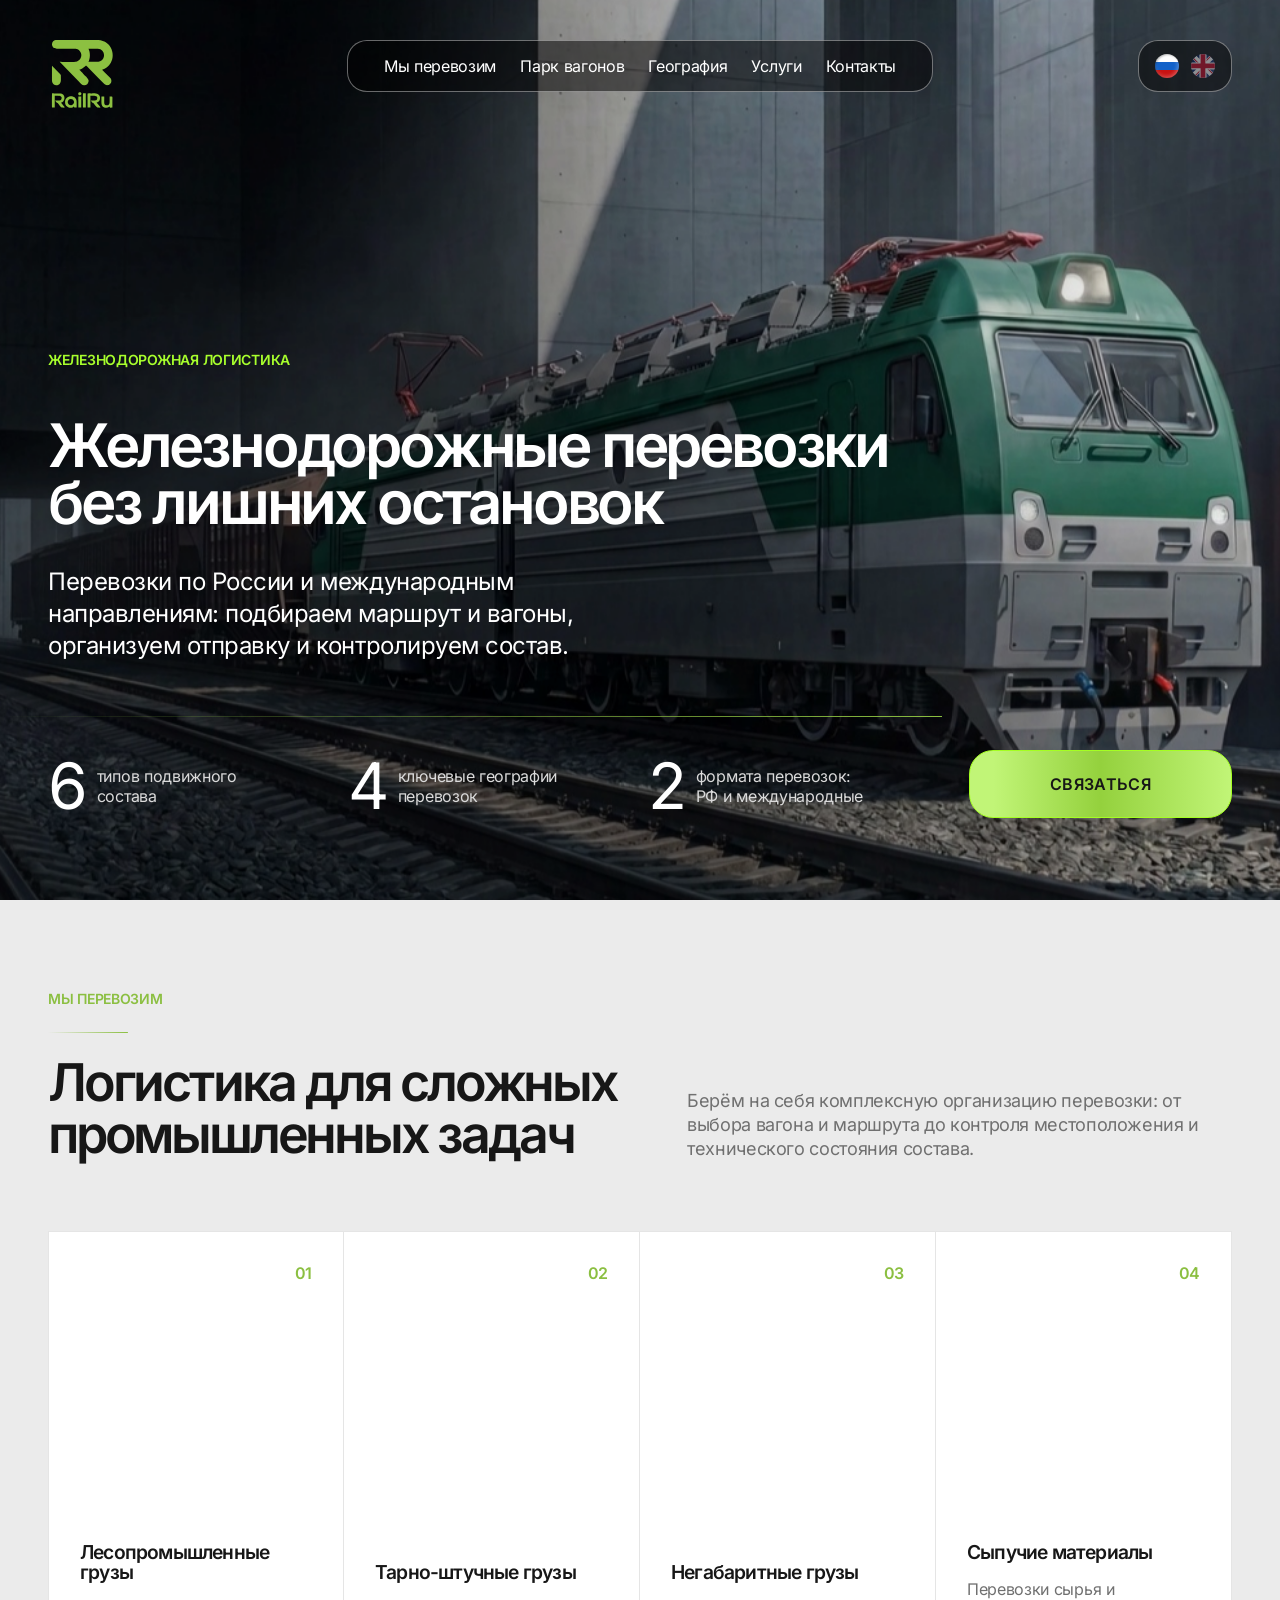
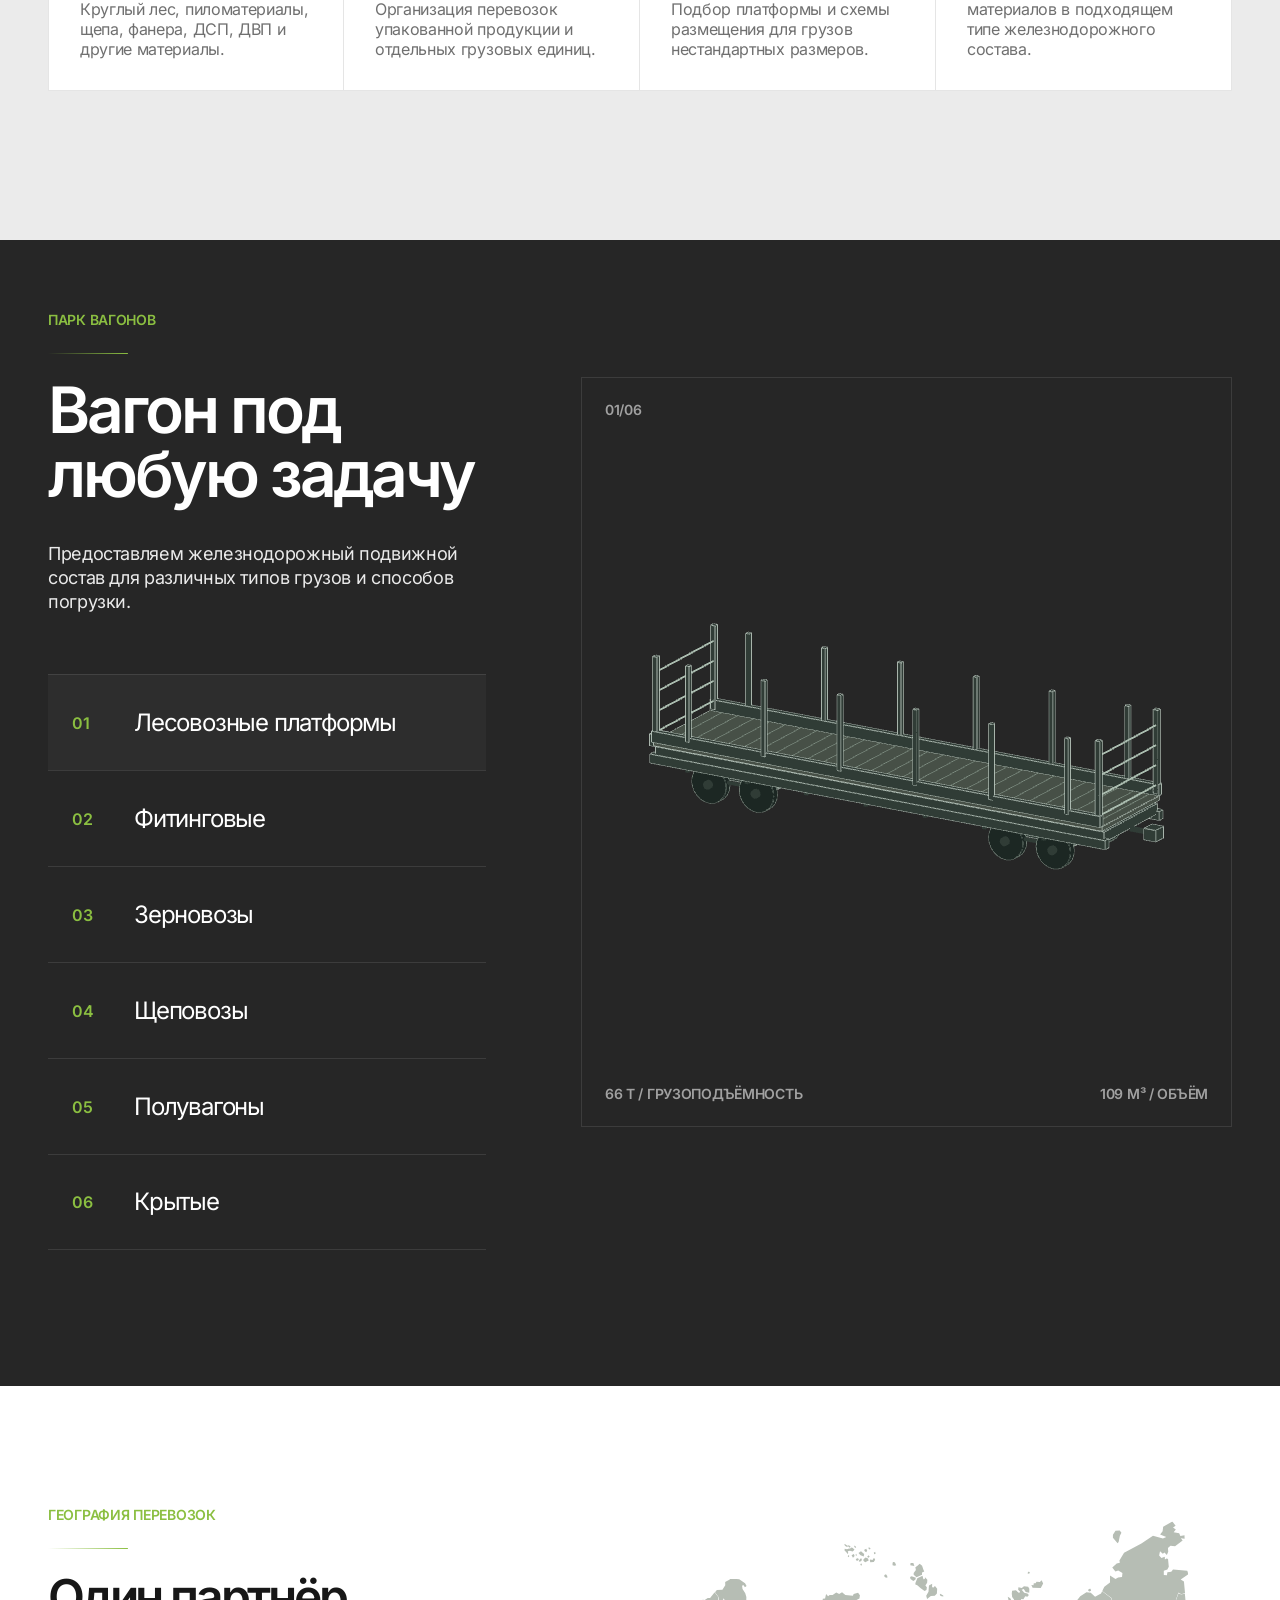
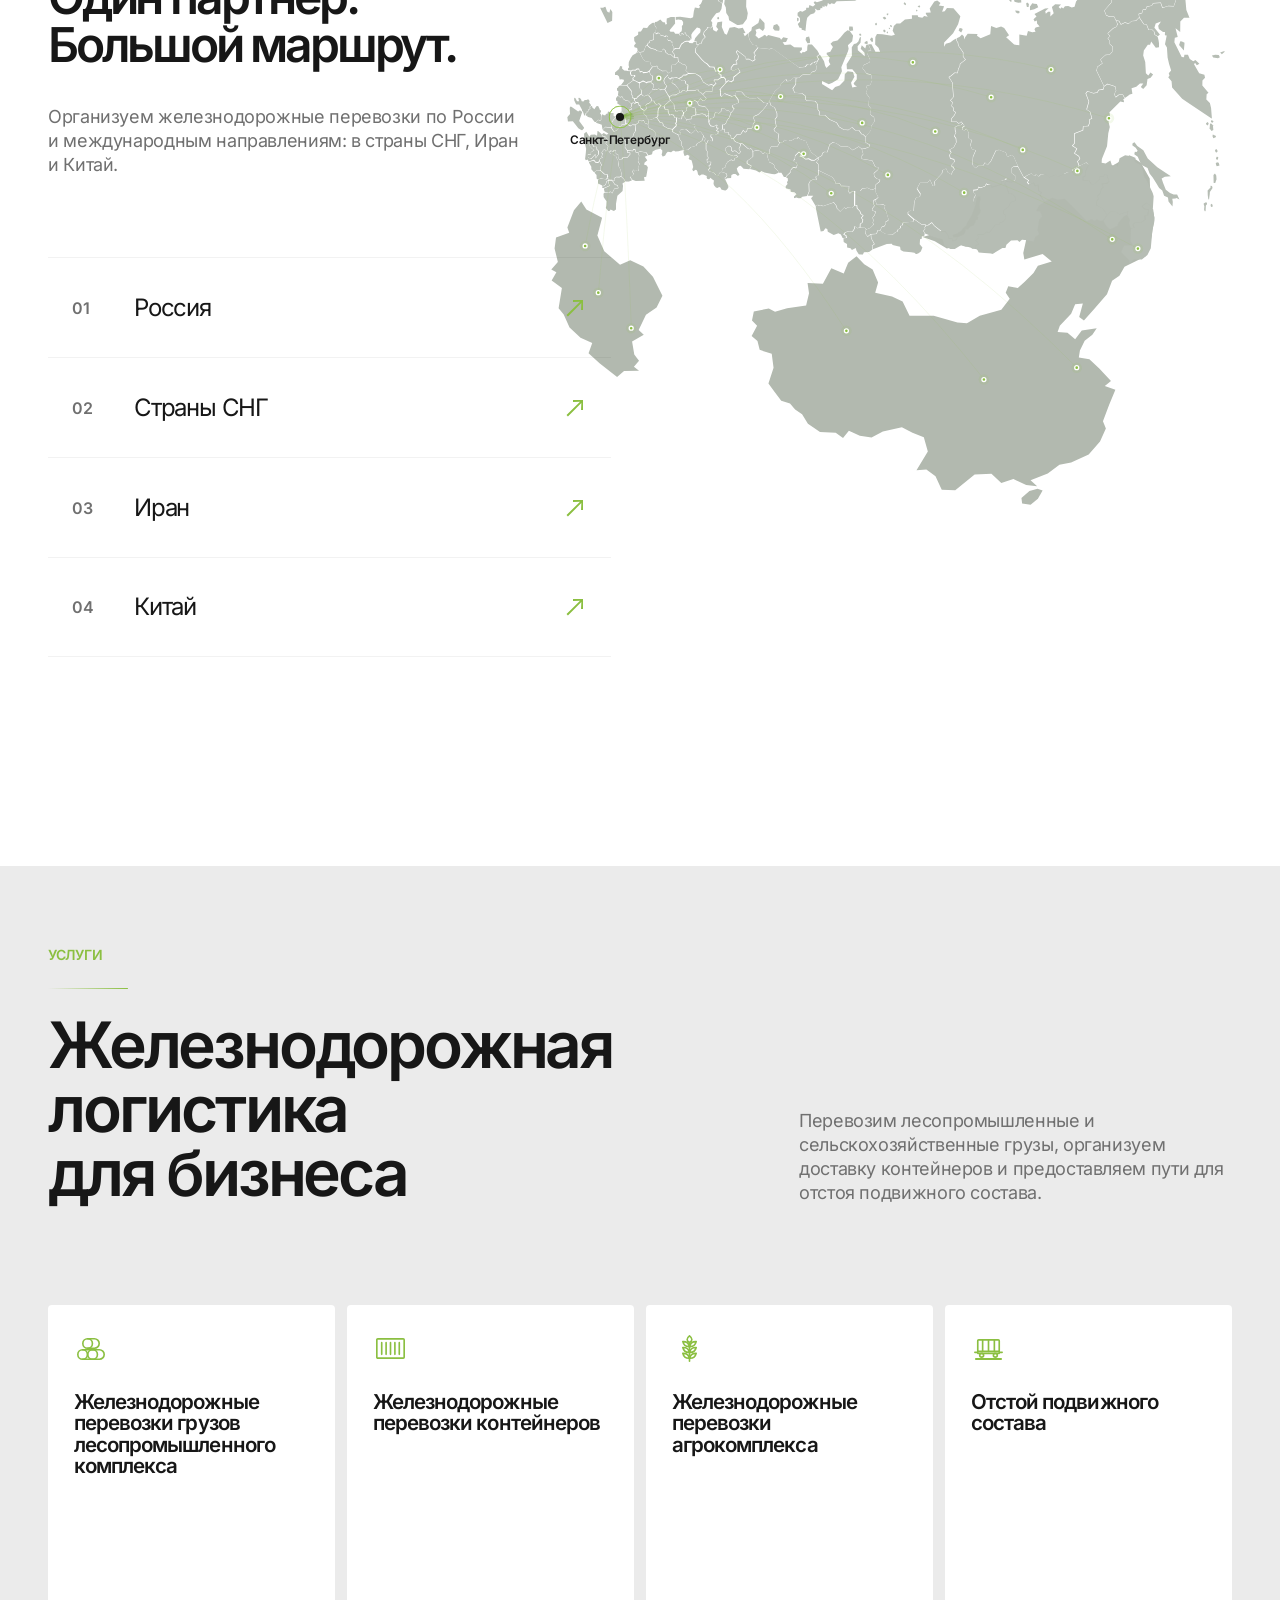
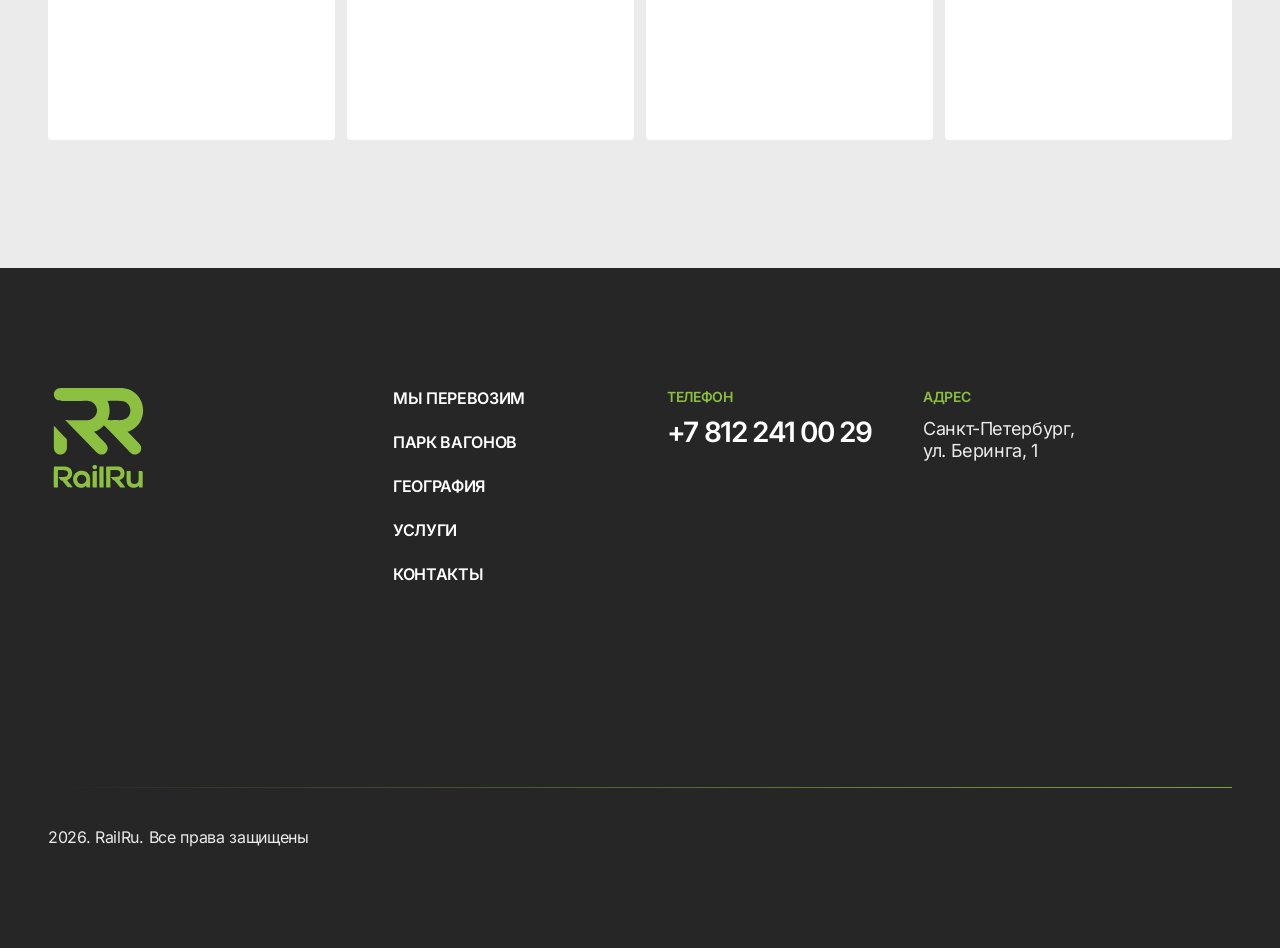
<file: index.html>
<!doctype html>
<html lang="ru">
  <head>
    <meta charset="utf-8">
    <meta name="viewport" content="width=device-width, initial-scale=1">
    <meta name="theme-color" content="#262626">
    <meta name="description" content="RailRu организует железнодорожные перевозки по России, в страны СНГ, Иран и Китай.">
    <title>RailRu — железнодорожная логистика</title>
    <link rel="preload" as="image" href="./assets/hero-train-v3.jpg">
    <link rel="stylesheet" href="./styles.css?v=nav-motion4">
    <link rel="stylesheet" href="./hero-motion.css">
    <link rel="stylesheet" href="./services.css?v=motion4">
    <script src="./language.js" defer></script>
    <script src="./app.js?v=tap4" defer></script>
    <script src="./hero-motion.js?v=hero3" defer></script>
    <script src="./fleet-3d.bundle.js" defer></script>
  <script src="./contact-content.js" defer></script><link rel="icon" type="image/png" sizes="512x512" href="./assets/favicon.png?v=1"><link rel="apple-touch-icon" href="./assets/favicon.png?v=1"></head>
  <body>
    <a class="skip-link" href="#main">Перейти к содержимому</a>
    <main id="main">
      <section class="hero" id="top" aria-labelledby="hero-title">
        <div class="hero__background" aria-hidden="true"></div>
        <div class="hero__shade" aria-hidden="true"></div>
        <header class="site-header container">
          <a class="site-header__logo" href="#top" aria-label="RailRu — наверх"><img src="./assets/ba783.svg" width="52" height="52" alt="RailRu"></a>
          <nav class="site-nav" aria-label="Основная навигация">
            <a href="#cargo">Мы перевозим</a>
            <a href="#fleet">Парк вагонов</a>
            <a href="#company">География</a>
            <a href="#services">Услуги</a>
            <a href="./contacts.html">Контакты</a>
          </nav>
          <div class="languages" aria-label="Язык сайта"><a class="flag flag--ru" href="?lang=ru" data-language="ru" aria-current="true" lang="ru" aria-label="Русский"></a><a class="flag flag--en" href="?lang=en" data-language="en" lang="en" aria-label="English"><span class="flag__diagonals" aria-hidden="true"><i></i><i></i><i></i><i></i></span><img src="./assets/flag-en-cross.svg" width="26.4" height="26.4" alt=""></a></div>
          <button class="menu-toggle" type="button" aria-label="Открыть меню" aria-expanded="false" aria-controls="mobile-nav"><span></span><span></span><span></span></button>
          <nav id="mobile-nav" class="mobile-nav" aria-label="Мобильная навигация" hidden>
            <a href="#cargo">Мы перевозим</a>
            <a href="#fleet">Парк вагонов</a>
            <a href="#company">География</a>
            <a href="#services">Услуги</a>
            <a href="./contacts.html">Контакты</a>
          </nav>
        </header>
        <div class="hero__content container">
          <p class="eyebrow hero__eyebrow">Железнодорожная логистика</p>
          <h1 id="hero-title">Железнодорожные перевозки<br class="desktop-break"> без лишних остановок</h1>
          <p class="hero__lead">Перевозки по России и международным направлениям: подбираем маршрут и вагоны, организуем отправку и контролируем состав.</p>
        </div>
        <img class="hero__line" src="./assets/62f73.svg" width="942" height="1" alt="">
        <div class="hero__bottom container">
          <div class="hero__stats" aria-label="Наши возможности">
            <div class="hero__stat"><strong>6</strong><span>типов подвижного<br>состава</span></div>
            <div class="hero__stat"><strong>4</strong><span>ключевые географии<br>перевозок</span></div>
            <div class="hero__stat"><strong>2</strong><span>формата перевозок:<br>РФ и международные</span></div>
          </div>
          <a class="button button--lime" href="mailto:info@railru.com">Связаться</a>
        </div>
      </section>

      <section class="cargo section-light" id="cargo" aria-labelledby="cargo-title">
        <div class="container">
          <div class="section-intro">
            <div>
              <p class="eyebrow">Мы перевозим</p>
              <img class="section-rule" src="./assets/a0317.svg" width="80" height="1" alt="">
              <h2 id="cargo-title">Логистика для сложных<br>промышленных задач</h2>
            </div>
            <p>Берём на себя комплексную организацию перевозки: от выбора вагона и маршрута до контроля местоположения и технического состояния состава.</p>
          </div>
          <div class="cargo-grid">
            <article class="cargo-card" tabindex="0">
              <div class="cargo-card__visual" aria-hidden="true"><img class="cargo-card__image" src="./assets/c36df.png" width="880" height="1168" alt=""></div>
              <span class="cargo-card__number">01</span>
              <div class="cargo-card__copy"><h3>Лесопромышленные грузы</h3><p>Круглый лес, пиломатериалы, щепа, фанера, ДСП, ДВП и другие материалы.</p></div>
            </article>
            <article class="cargo-card" tabindex="0"><div class="cargo-card__visual" aria-hidden="true"><img class="cargo-card__image" src="./assets/ca901.png" width="1024" height="1024" alt=""></div><span class="cargo-card__number">02</span><div class="cargo-card__copy"><h3>Тарно-штучные грузы</h3><p>Организация перевозок упакованной продукции и отдельных грузовых единиц.</p></div></article>
            <article class="cargo-card" tabindex="0"><div class="cargo-card__visual" aria-hidden="true"><img class="cargo-card__image" src="./assets/165df.png" width="1024" height="1024" alt=""></div><span class="cargo-card__number">03</span><div class="cargo-card__copy"><h3>Негабаритные грузы</h3><p>Подбор платформы и схемы размещения для грузов нестандартных размеров.</p></div></article>
            <article class="cargo-card" tabindex="0"><div class="cargo-card__visual" aria-hidden="true"><img class="cargo-card__image" src="./assets/55c6c.png" width="1024" height="1024" alt=""></div><span class="cargo-card__number">04</span><div class="cargo-card__copy"><h3>Сыпучие материалы</h3><p>Перевозки сырья и материалов в подходящем типе железнодорожного состава.</p></div></article>
          </div>
        </div>
      </section>

      <section class="fleet section-dark" id="fleet" aria-labelledby="fleet-title">
        <div class="container fleet__grid">
          <div class="fleet__content">
            <p class="eyebrow">Парк вагонов</p>
            <img class="section-rule" src="./assets/a0317.svg" width="80" height="1" alt="">
            <h2 id="fleet-title">Вагон под любую задачу</h2>
            <p class="fleet__lead">Предоставляем железнодорожный подвижной состав для различных типов грузов и способов погрузки.</p>
            <div class="fleet-tabs" role="tablist" aria-label="Типы вагонов">
              <button class="fleet-tab is-active" id="fleet-tab-1" role="tab" type="button" aria-selected="true" aria-controls="fleet-panel" data-index="0"><span class="fleet-tab__number">01</span><span class="fleet-tab__copy"><strong>Лесовозные платформы</strong><small>Круглый лес и пиломатериалы</small></span></button>
              <button class="fleet-tab" id="fleet-tab-2" role="tab" type="button" aria-selected="false" aria-controls="fleet-panel" data-index="1"><span class="fleet-tab__number">02</span><span class="fleet-tab__copy"><strong>Фитинговые</strong><small>Контейнеры ISO, закрепляемые на платформе фитинговыми упорами.</small></span></button>
              <button class="fleet-tab" id="fleet-tab-3" role="tab" type="button" aria-selected="false" aria-controls="fleet-panel" data-index="2"><span class="fleet-tab__number">03</span><span class="fleet-tab__copy"><strong>Зерновозы</strong><small>Зерно и другие сыпучие сельхозгрузы. Погрузка сверху, выгрузка через нижние люки.</small></span></button>
              <button class="fleet-tab" id="fleet-tab-4" role="tab" type="button" aria-selected="false" aria-controls="fleet-panel" data-index="3"><span class="fleet-tab__number">04</span><span class="fleet-tab__copy"><strong>Щеповозы</strong><small>Технологическая щепа и древесные отходы</small></span></button>
              <button class="fleet-tab" id="fleet-tab-5" role="tab" type="button" aria-selected="false" aria-controls="fleet-panel" data-index="4"><span class="fleet-tab__number">05</span><span class="fleet-tab__copy"><strong>Полувагоны</strong><small>Сыпучие и навалочные грузы</small></span></button>
              <button class="fleet-tab" id="fleet-tab-6" role="tab" type="button" aria-selected="false" aria-controls="fleet-panel" data-index="5"><span class="fleet-tab__number">06</span><span class="fleet-tab__copy"><strong>Крытые</strong><small>Грузы, требующие защиты от осадков</small></span></button>
            </div>
          </div>
          <div class="fleet-visual" id="fleet-panel" role="tabpanel" aria-labelledby="fleet-tab-1">
            <span class="fleet-visual__count" id="fleet-count">01/06</span>
            <div class="fleet-visual__stage" id="fleet-stage" aria-label="Объёмная модель лесовозной платформы. Перетащите, чтобы повернуть" tabindex="0">
              <p class="fleet-visual__fallback">3D-просмотр недоступен</p>
            </div>
            <div class="fleet-visual__metrics" aria-live="polite" aria-atomic="true"><span class="fleet-visual__metric">66 т / грузоподъёмность</span><span class="fleet-visual__metric fleet-visual__metric--right">109 м³ / объём</span></div>
          </div>
        </div>
      </section>

      <section class="geography" id="company" aria-labelledby="geography-title">
        <div class="container geography__inner">
          <div class="geography__content">
            <p class="eyebrow">География перевозок</p>
            <img class="section-rule" src="./assets/a0317.svg" width="80" height="1" alt="">
            <h2 id="geography-title">Один партнёр.<br>Большой маршрут.</h2>
            <p class="geography__lead">Организуем железнодорожные перевозки по России и международным направлениям: в страны СНГ, Иран и Китай.</p>
            <ul class="geography-list">
              <li><span>01</span><strong>Россия</strong><img src="./assets/a90cc.svg" width="24" height="24" alt=""></li>
              <li><span>02</span><strong>Страны СНГ</strong><img src="./assets/a90cc.svg" width="24" height="24" alt=""></li>
              <li><span>03</span><strong>Иран</strong><img src="./assets/a90cc.svg" width="24" height="24" alt=""></li>
              <li><span>04</span><strong>Китай</strong><img src="./assets/a90cc.svg" width="24" height="24" alt=""></li>
            </ul>
          </div>
          <div class="map-viewport" aria-label="Анимированная карта направлений перевозок из Санкт-Петербурга" role="img">
            <div class="map-illustration" id="map-illustration">
              <svg class="map-countries" width="1012" height="950" viewBox="0 0 1012 950" aria-hidden="true"><path d="M 27.11 479.33 L 34.89 491.56 L 58.78 504.33 L 51.56 531.0 L 62.11 554.89 L 86.0 575.44 L 101.56 568.78 L 121.56 578.22 L 136.0 593.78 L 150.44 622.67 L 141.56 640.44 L 125.44 651.56 L 114.33 674.89 L 122.11 682.11 L 104.33 692.11 L 107.67 712.11 L 114.89 721.56 L 107.11 730.44 L 114.89 736.56 L 92.11 737.11 L 81.56 746.0 L 54.89 725.44 L 38.22 709.89 L 43.78 694.33 L 26.0 686.56 L 9.33 671.0 L 0.44 651.0 L -7.33 641.56 L -2.33 611.0 L -17.89 599.33 L -10.67 587.11 L -18.44 582.67 L -8.44 571.56 L -13.44 551.0 L -11.22 534.33 L 8.78 527.11 L 6.0 518.78 L 16.0 492.67 Z"/><path d="M 445.44 562.67 L 457.11 574.89 L 469.89 582.67 L 478.22 602.67 L 473.78 618.22 L 499.33 623.78 L 515.44 631.56 L 526.0 653.22 L 562.67 653.22 L 598.78 663.22 L 613.22 664.33 L 632.67 653.22 L 665.44 643.78 L 678.22 627.11 L 672.11 618.22 L 676.0 608.22 L 690.44 611.0 L 701.0 601.56 L 714.33 588.22 L 721.0 577.11 L 742.11 570.44 L 728.22 559.33 L 700.44 567.67 L 698.78 557.67 L 703.22 537.67 L 678.78 534.89 L 652.67 558.78 L 629.89 552.67 L 604.89 545.44 L 582.67 551.0 L 564.33 539.89 L 546.0 533.22 L 569.33 526.56 L 613.22 503.78 L 630.44 461.0 L 657.11 449.89 L 678.22 445.44 L 706.0 454.33 L 734.33 435.44 L 765.44 437.67 L 791.0 422.11 L 808.22 424.33 L 836.0 424.33 L 860.44 409.33 L 877.67 421.0 L 891.0 444.33 L 892.11 477.11 L 898.22 504.33 L 894.33 528.78 L 890.44 550.44 L 884.33 563.22 L 852.67 578.78 L 844.89 592.11 L 833.78 599.89 L 826.0 620.44 L 806.56 642.67 L 791.0 660.44 L 783.78 654.89 L 789.33 634.33 L 777.67 635.44 L 771.56 649.89 L 754.33 668.22 L 751.0 677.67 L 766.0 678.78 L 777.67 688.78 L 787.67 675.44 L 810.44 672.11 L 803.78 682.11 L 792.11 691.0 L 784.89 706.0 L 783.22 716.56 L 799.33 719.33 L 814.33 733.22 L 832.11 752.11 L 822.67 759.89 L 838.78 765.44 L 829.33 788.22 L 819.89 813.22 L 824.33 824.33 L 815.44 844.33 L 798.22 863.78 L 771.56 876.0 L 753.78 879.33 L 736.0 892.67 L 709.89 903.22 L 719.89 912.11 L 703.22 910.44 L 683.78 901.0 L 665.44 907.11 L 650.44 893.22 L 624.89 894.33 L 595.44 918.22 L 574.89 917.67 L 565.44 897.11 L 551.56 886.56 L 536.56 887.67 L 553.78 859.33 L 547.67 837.67 L 530.44 831.0 L 514.33 822.67 L 485.44 828.78 L 468.22 838.22 L 450.44 835.44 L 433.78 827.67 L 424.89 838.78 L 413.78 831.0 L 389.89 829.89 L 371.56 817.11 L 362.67 802.67 L 352.11 795.44 L 344.33 786.56 L 331.0 782.11 L 321.0 768.78 L 311.56 756.0 L 319.33 732.11 L 316.56 711.0 L 298.22 704.89 L 294.89 691.56 L 286.0 683.78 L 294.33 668.22 L 286.56 660.44 L 289.33 646.56 L 312.11 642.11 L 321.56 647.11 L 339.89 641.56 L 368.78 637.67 L 373.22 618.78 L 371.0 603.22 L 394.33 604.33 L 407.11 581.0 L 426.0 588.78 L 432.67 572.67 Z"/><path d="M 696.0 929.89 L 708.22 919.33 L 720.44 916.0 L 728.22 918.78 L 721.0 931.0 L 709.89 940.44 L 697.11 938.22 Z"/></svg>
              <img class="map-region" src="./assets/ad0e7.svg" width="255.672" height="312.341" alt="" aria-hidden="true" data-region="Respubltika Saha Yakutiya" style="left:calc(50% + 208.23px);top:calc(50% + -27.67px);width:255.672px;height:312.341px">
              <img class="map-region" src="./assets/829f9.svg" width="130.549" height="156.19" alt="" aria-hidden="true" data-region="Chukotskij avtonomnyj okrug" style="left:calc(50% + 378.11px);top:calc(50% + -181.89px);width:130.549px;height:156.19px">
              <img class="map-region" src="./assets/7a270.svg" width="95.086" height="121.718" alt="" aria-hidden="true" data-region="Magadanskaya oblast&#x27;" style="left:calc(50% + 352.06px);top:calc(50% + -52.79px);width:95.086px;height:121.718px">
              <img class="map-region" src="./assets/4ba0a.svg" width="50.991" height="92.284" alt="" aria-hidden="true" data-region="Primorskij kraj" style="left:calc(50% + 366.72px);top:calc(50% + 214.19px);width:50.991px;height:92.284px">
              <img class="map-region" src="./assets/1c1bd.svg" width="123.678" height="219.379" alt="" aria-hidden="true" data-region="Habarovskij kraj" style="left:calc(50% + 329.56px);top:calc(50% + 96.62px);width:123.678px;height:219.379px">
              <img class="map-region" src="./assets/2bae4.svg" width="36.896" height="26.268" alt="" aria-hidden="true" data-region="Evrejskaya avtonomnaya oblast&#x27;" style="left:calc(50% + 332.95px);top:calc(50% + 194.39px);width:36.896px;height:26.268px">
              <img class="map-region" src="./assets/18fed.svg" width="128.288" height="89.244" alt="" aria-hidden="true" data-region="Amurskaya oblast&#x27;" style="left:calc(50% + 258.55px);top:calc(50% + 151.26px);width:128.288px;height:89.244px">
              <img class="map-region" src="./assets/324f5.svg" width="133.464" height="138.577" alt="" aria-hidden="true" data-region="Sahalinskaya oblast&#x27;" style="left:calc(50% + 424.68px);top:calc(50% + 111.25px);width:133.464px;height:138.577px">
              <img class="map-region" src="./assets/ff325.svg" width="36.431" height="35.476" alt="" aria-hidden="true" data-region="Voronezhskaya oblast&#x27;" style="left:calc(50% + -394.27px);top:calc(50% + 32.59px);width:36.431px;height:35.476px">
              <img class="map-region" src="./assets/467c4.svg" width="23.58" height="32.562" alt="" aria-hidden="true" data-region="Belgorodskaya oblast&#x27;" style="left:calc(50% + -414.91px);top:calc(50% + 20.65px);width:23.58px;height:32.562px">
              <img class="map-region" src="./assets/dedc8.svg" width="28.592" height="28.228" alt="" aria-hidden="true" data-region="Kurskaya oblast&#x27;" style="left:calc(50% + -410.77px);top:calc(50% + 2.54px);width:28.592px;height:28.228px">
              <img class="map-region" src="./assets/8af04.svg" width="30.1" height="28.73" alt="" aria-hidden="true" data-region="Bryanskaya oblast&#x27;" style="left:calc(50% + -412.63px);top:calc(50% + -26.21px);width:30.1px;height:28.73px">
              <img class="map-region" src="./assets/6b425.svg" width="36.808" height="31.507" alt="" aria-hidden="true" data-region="Smolenskaya oblast&#x27;" style="left:calc(50% + -389.74px);top:calc(50% + -46.07px);width:36.808px;height:31.507px">
              <img class="map-region" src="./assets/01924.svg" width="22.298" height="27.449" alt="" aria-hidden="true" data-region="Orlovskaya oblast&#x27;" style="left:calc(50% + -398.22px);top:calc(50% + -5.08px);width:22.298px;height:27.449px">
              <img class="map-region" src="./assets/2d3ff.svg" width="25.69" height="24.798" alt="" aria-hidden="true" data-region="Lipeckaya oblast&#x27;" style="left:calc(50% + -385.28px);top:calc(50% + 14.65px);width:25.69px;height:24.798px">
              <img class="map-region" src="./assets/73e06.svg" width="25.188" height="28.73" alt="" aria-hidden="true" data-region="Tambovskaya oblast&#x27;" style="left:calc(50% + -370.69px);top:calc(50% + 27.07px);width:25.188px;height:28.73px">
              <img class="map-region" src="./assets/5be5c.svg" width="21.469" height="22.135" alt="" aria-hidden="true" data-region="Tul&#x27;skaya oblast&#x27;" style="left:calc(50% + -379.92px);top:calc(50% + -6.38px);width:21.469px;height:22.135px">
              <img class="map-region" src="./assets/574ec.svg" width="31.997" height="25.54" alt="" aria-hidden="true" data-region="Ryazanskaya oblast&#x27;" style="left:calc(50% + -359.87px);top:calc(50% + 7.23px);width:31.997px;height:25.54px">
              <img class="map-region" src="./assets/707ac.svg" width="33.165" height="20.841" alt="" aria-hidden="true" data-region="Kaluzhskaya oblast&#x27;" style="left:calc(50% + -387.22px);top:calc(50% + -25.37px);width:33.165px;height:20.841px">
              <img class="map-region" src="./assets/874ee.svg" width="27.725" height="36.645" alt="" aria-hidden="true" data-region="Moskovskaya oblast&#x27;" style="left:calc(50% + -360.96px);top:calc(50% + -22.39px);width:27.725px;height:36.645px">
              <img class="map-region" src="./assets/ea42d.svg" width="24.145" height="32.462" alt="" aria-hidden="true" data-region="Voronezhskaya oblast&#x27;" style="left:calc(50% + -341.43px);top:calc(50% + -10.44px);width:24.145px;height:32.462px">
              <img class="map-region" src="./assets/66f9a.svg" width="24.447" height="21.545" alt="" aria-hidden="true" data-region="Voronezhskaya oblast&#x27;" style="left:calc(50% + -329.1px);top:calc(50% + -11.74px);width:24.447px;height:21.545px">
              <img class="map-region" src="./assets/ae185.svg" width="52.323" height="31.381" alt="" aria-hidden="true" data-region="Kostromskaya oblast&#x27;" style="left:calc(50% + -304.33px);top:calc(50% + -13.45px);width:52.323px;height:31.381px">
              <img class="map-region" src="./assets/b8d26.svg" width="57.473" height="41.808" alt="" aria-hidden="true" data-region="Tverskaya oblast&#x27;" style="left:calc(50% + -360.6px);top:calc(50% + -51.18px);width:57.473px;height:41.808px">
              <img class="map-region" src="./assets/dc8a9.svg" width="30.338" height="26.168" alt="" aria-hidden="true" data-region="Yaroslavskaya oblast&#x27;" style="left:calc(50% + -331.82px);top:calc(50% + -33.88px);width:30.338px;height:26.168px">
              <img class="map-region" src="./assets/eb733.svg" width="69.697" height="81.995" alt="" aria-hidden="true" data-region="Orenburgskaya oblast&#x27;" style="left:calc(50% + -289.36px);top:calc(50% + 108.16px);width:69.697px;height:81.995px">
              <img class="map-region" src="./assets/d2771.svg" width="52.725" height="59.408" alt="" aria-hidden="true" data-region="Saratovskaya oblast&#x27;" style="left:calc(50% + -350.59px);top:calc(50% + 67.47px);width:52.725px;height:59.408px">
              <img class="map-region" src="./assets/c906f.svg" width="36.833" height="31.105" alt="" aria-hidden="true" data-region="Samarskaya oblast&#x27;" style="left:calc(50% + -311.75px);top:calc(50% + 71.44px);width:36.833px;height:31.105px">
              <img class="map-region" src="./assets/15b40.svg" width="34.861" height="29.534" alt="" aria-hidden="true" data-region="Ul&#x27;yanovskaya oblast&#x27;" style="left:calc(50% + -322.33px);top:calc(50% + 49.49px);width:34.861px;height:29.534px">
              <img class="map-region" src="./assets/b40aa.svg" width="29.648" height="35.74" alt="" aria-hidden="true" data-region="Penzenskaya oblast&#x27;" style="left:calc(50% + -349.18px);top:calc(50% + 37.76px);width:29.648px;height:35.74px">
              <img class="map-region" src="./assets/057f1.svg" width="29.472" height="27.625" alt="" aria-hidden="true" data-region="Respublika Mordoviya" style="left:calc(50% + -338.31px);top:calc(50% + 26.26px);width:29.472px;height:27.625px">
              <img class="map-region" src="./assets/2a555.svg" width="19.899" height="19.849" alt="" aria-hidden="true" data-region="Chuvashskaya respublika" style="left:calc(50% + -314.44px);top:calc(50% + 30.95px);width:19.899px;height:19.849px">
              <img class="map-region" src="./assets/e3754.svg" width="56.041" height="33.718" alt="" aria-hidden="true" data-region="Nizhegorodskaya oblast&#x27;" style="left:calc(50% + -317.26px);top:calc(50% + 12.8px);width:56.041px;height:33.718px">
              <img class="map-region" src="./assets/0a837.svg" width="27.637" height="24.12" alt="" aria-hidden="true" data-region="Kirovskaya oblast&#x27;" style="left:calc(50% + -299.73px);top:calc(50% + 23.71px);width:27.637px;height:24.12px">
              <img class="map-region" src="./assets/17bd5.svg" width="48.391" height="45.024" alt="" aria-hidden="true" data-region="Respublika Tatarstan" style="left:calc(50% + -295.03px);top:calc(50% + 54.67px);width:48.391px;height:45.024px">
              <img class="map-region" src="./assets/27c07.svg" width="33.039" height="33.63" alt="" aria-hidden="true" data-region="Udmurtskaya Respublika" style="left:calc(50% + -268.03px);top:calc(50% + 41.41px);width:33.039px;height:33.63px">
              <img class="map-region" src="./assets/6acd5.svg" width="52.072" height="69.018" alt="" aria-hidden="true" data-region="Respublika Bashkortostan" style="left:calc(50% + -263.09px);top:calc(50% + 90.49px);width:52.072px;height:69.018px">
              <img class="map-region" src="./assets/a2eb8.svg" width="61.267" height="67.41" alt="" aria-hidden="true" data-region="Kirovskaya oblast&#x27;" style="left:calc(50% + -270.99px);top:calc(50% + 10.56px);width:61.267px;height:67.41px">
              <img class="map-region" src="./assets/d721f.svg" width="123.992" height="168.036" alt="" aria-hidden="true" data-region="Yamalo-Neneckij avtonomnyj okrug" style="left:calc(50% + -95.11px);top:calc(50% + -17.25px);width:123.992px;height:168.036px">
              <img class="map-region" src="./assets/9655e.svg" width="76.242" height="60.639" alt="" aria-hidden="true" data-region="Tyumenskaya oblast&#x27;" style="left:calc(50% + -157.53px);top:calc(50% + 98.48px);width:76.242px;height:60.639px">
              <img class="map-region" src="./assets/08b30.svg" width="47.386" height="36.971" alt="" aria-hidden="true" data-region="Kurganskaya oblast&#x27;" style="left:calc(50% + -203.4px);top:calc(50% + 106.23px);width:47.386px;height:36.971px">
              <img class="map-region" src="./assets/4cf4a.svg" width="46.406" height="54.911" alt="" aria-hidden="true" data-region="Chelyabinskaya oblast&#x27;" style="left:calc(50% + -241.67px);top:calc(50% + 104.97px);width:46.406px;height:54.911px">
              <img class="map-region" src="./assets/c7631.svg" width="69.822" height="79.583" alt="" aria-hidden="true" data-region="Sverdlovskaya oblast&#x27;" style="left:calc(50% + -212.35px);top:calc(50% + 53.4px);width:69.822px;height:79.583px">
              <img class="map-region" src="./assets/123c4.svg" width="153.137" height="120.701" alt="" aria-hidden="true" data-region="Hanty-Mansijskij avtonomnyj okrug Yugra" style="left:calc(50% + -116.85px);top:calc(50% + 38.13px);width:153.137px;height:120.701px">
              <img class="map-region" src="./assets/a09b3.svg" width="40.916" height="37.562" alt="" aria-hidden="true" data-region="Novgorodskaya oblast&#x27;" style="left:calc(50% + -358.22px);top:calc(50% + -73px);width:40.916px;height:37.562px">
              <img class="map-region" src="./assets/b43d9.svg" width="73.88" height="67.511" alt="" aria-hidden="true" data-region="Vologodskaya oblast&#x27;" style="left:calc(50% + -303.43px);top:calc(50% + -44.33px);width:73.88px;height:67.511px">
              <img class="map-region" src="./assets/0ed20.svg" width="33.366" height="45.162" alt="" aria-hidden="true" data-region="Pskovskaya oblast&#x27;" style="left:calc(50% + -381.65px);top:calc(50% + -84.28px);width:33.366px;height:45.162px">
              <img class="map-region" src="./assets/642c0.svg" width="54.785" height="48.73" alt="" aria-hidden="true" data-region="Leningradskaya oblast&#x27;" style="left:calc(50% + -339.61px);top:calc(50% + -90.53px);width:54.785px;height:48.73px">
              <img class="map-region" src="./assets/cb057.svg" width="49.358" height="70.84" alt="" aria-hidden="true" data-region="Murmanskaya oblast&#x27;" style="left:calc(50% + -250.83px);top:calc(50% + -138.14px);width:49.358px;height:70.84px">
              <img class="map-region" src="./assets/29ad5.svg" width="71.493" height="79.282" alt="" aria-hidden="true" data-region="Respublika Kareliya" style="left:calc(50% + -300.15px);top:calc(50% + -112.54px);width:71.493px;height:79.282px">
              <img class="map-region" src="./assets/48745.svg" width="147.031" height="83.842" alt="" aria-hidden="true" data-region="Respublika Komi" style="left:calc(50% + -194.5px);top:calc(50% + -26.04px);width:147.031px;height:83.842px">
              <img class="map-region" src="./assets/2937f.svg" width="108.176" height="75.023" alt="" aria-hidden="true" data-region="Neneckij avtonomnyj okrug" style="left:calc(50% + -170.85px);top:calc(50% + -76.37px);width:108.176px;height:75.023px">
              <img class="map-region" src="./assets/44039.svg" width="274.679" height="210.899" alt="" aria-hidden="true" data-region="Arhangel&#x27;skaya oblast&#x27;" style="left:calc(50% + -168.28px);top:calc(50% + -121.4px);width:274.679px;height:210.899px">
              <img class="map-region" src="./assets/e88dd.svg" width="18.592" height="25.791" alt="" aria-hidden="true" data-region="Kaliningradskaya oblast&#x27;" style="left:calc(50% + -441.05px);top:calc(50% + -118.37px);width:18.592px;height:25.791px">
              <img class="map-region" src="./assets/9fb38.svg" width="53.252" height="52.675" alt="" aria-hidden="true" data-region="Volgogradskaya oblast&#x27;" style="left:calc(50% + -385.74px);top:calc(50% + 69.05px);width:53.252px;height:52.675px">
              <img class="map-region" src="./assets/bc6a4.svg" width="27.16" height="45.413" alt="" aria-hidden="true" data-region="Astrahanskaya oblast&#x27;" style="left:calc(50% + -390.75px);top:calc(50% + 112.01px);width:27.16px;height:45.413px">
              <img class="map-region" src="./assets/c023f.svg" width="45.275" height="48.956" alt="" aria-hidden="true" data-region="Respublika Kalmykiya" style="left:calc(50% + -413.22px);top:calc(50% + 110.57px);width:45.275px;height:48.956px">
              <img class="map-region" src="./assets/f2889.svg" width="32.838" height="53.303" alt="" aria-hidden="true" data-region="Respublika Dagestan" style="left:calc(50% + -428.81px);top:calc(50% + 153.82px);width:32.838px;height:53.303px">
              <img class="map-region" src="./assets/98c2c.svg" width="21.959" height="19.258" alt="" aria-hidden="true" data-region="Chechenskaya respublika" style="left:calc(50% + -433.93px);top:calc(50% + 142.63px);width:21.959px;height:19.258px">
              <img class="map-region" src="./assets/eb5f3.svg" width="10.728" height="11.319" alt="" aria-hidden="true" data-region="Respublika Ingushetiya" style="left:calc(50% + -441.75px);top:calc(50% + 139.69px);width:10.728px;height:11.319px">
              <img class="map-region" src="./assets/54e23.svg" width="17.399" height="11.771" alt="" aria-hidden="true" data-region="Respublika Severnaya Osetiya - Alaniya" style="left:calc(50% + -445.31px);top:calc(50% + 136.18px);width:17.399px;height:11.771px">
              <img class="map-region" src="./assets/fbd91.svg" width="20.213" height="13.794" alt="" aria-hidden="true" data-region="Kabardino-Balkarskaya respublika" style="left:calc(50% + -448.74px);top:calc(50% + 124.86px);width:20.213px;height:13.794px">
              <img class="map-region" src="./assets/59f4a.svg" width="19.472" height="17.851" alt="" aria-hidden="true" data-region="Karachaevo-Cherkesskaya respublika" style="left:calc(50% + -457.55px);top:calc(50% + 111.69px);width:19.472px;height:17.851px">
              <img class="map-region" src="./assets/6d3ba.svg" width="38.378" height="48.755" alt="" aria-hidden="true" data-region="Krasnodarskij Kraj" style="left:calc(50% + -457.2px);top:calc(50% + 81.55px);width:38.378px;height:48.755px">
              <img class="map-region" src="./assets/9e9ba.svg" width="32.487" height="47.662" alt="" aria-hidden="true" data-region="Stavropol&#x27;skij kraj" style="left:calc(50% + -434.81px);top:calc(50% + 110.45px);width:32.487px;height:47.662px">
              <img class="map-region" src="./assets/08c54.svg" width="15.716" height="23.228" alt="" aria-hidden="true" data-region="Respublika Adygeya" style="left:calc(50% + -460.51px);top:calc(50% + 88.74px);width:15.716px;height:23.228px">
              <img class="map-region" src="./assets/680bc.svg" width="139.117" height="106.643" alt="" aria-hidden="true" data-region="Respublika Buryatiya" style="left:calc(50% + 111.07px);top:calc(50% + 184.7px);width:139.117px;height:106.643px">
              <img class="map-region" src="./assets/f5784.svg" width="82.912" height="52.926" alt="" aria-hidden="true" data-region="Respublika Tyva" style="left:calc(50% + 3.03px);top:calc(50% + 219.11px);width:82.912px;height:52.926px">
              <img class="map-region" src="./assets/e1749.svg" width="35.552" height="62.272" alt="" aria-hidden="true" data-region="Kemerovskaya oblast&#x27;" style="left:calc(50% + -45.4px);top:calc(50% + 176.36px);width:35.552px;height:62.272px">
              <img class="map-region" src="./assets/7f705.svg" width="47.599" height="43.064" alt="" aria-hidden="true" data-region="Respublika Altaj" style="left:calc(50% + -57.48px);top:calc(50% + 225.05px);width:47.599px;height:43.064px">
              <img class="map-region" src="./assets/ed9b0.svg" width="71.983" height="53.717" alt="" aria-hidden="true" data-region="Altajskij kraj" style="left:calc(50% + -86.74px);top:calc(50% + 193.95px);width:71.983px;height:53.717px">
              <img class="map-region" src="./assets/bfe62.svg" width="71.506" height="61.179" alt="" aria-hidden="true" data-region="Novosibirskaya oblast&#x27;" style="left:calc(50% + -99.34px);top:calc(50% + 149.36px);width:71.506px;height:61.179px">
              <img class="map-region" src="./assets/94803.svg" width="49.396" height="70.049" alt="" aria-hidden="true" data-region="Omskaya oblast&#x27;" style="left:calc(50% + -143.56px);top:calc(50% + 125.6px);width:49.396px;height:70.049px">
              <img class="map-region" src="./assets/acaaa.svg" width="96.367" height="76.707" alt="" aria-hidden="true" data-region="Tomskaya oblast&#x27;" style="left:calc(50% + -73.02px);top:calc(50% + 114.12px);width:96.367px;height:76.707px">
              <img class="map-region" src="./assets/37cec.svg" width="34.547" height="55.501" alt="" aria-hidden="true" data-region="Respublika Hakasiya" style="left:calc(50% + -29.68px);top:calc(50% + 190.64px);width:34.547px;height:55.501px">
              <img class="map-region" src="./assets/230bc.svg" width="166.39" height="178.161" alt="" aria-hidden="true" data-region="Irkutskaya oblast&#x27;" style="left:calc(50% + 101.39px);top:calc(50% + 136.3px);width:166.39px;height:178.161px">
              <img class="map-region" src="./assets/0ac74.svg" width="104.859" height="132.195" alt="" aria-hidden="true" data-region="Zabajkal&#x27;skij kraj" style="left:calc(50% + 172.32px);top:calc(50% + 178.97px);width:104.859px;height:132.195px">
              <img class="map-region" src="./assets/9822c.svg" width="156.843" height="414.16" alt="" aria-hidden="true" data-region="Krasnoyarskij kraj" style="left:calc(50% + 26.49px);top:calc(50% + 8.35px);width:156.843px;height:414.16px">
              <img class="map-region" src="./assets/3cdc8.svg" width="130.951" height="190.385" alt="" aria-hidden="true" data-region="Kamchatskij kraj" style="left:calc(50% + 433.99px);top:calc(50% + -55.75px);width:130.951px;height:190.385px">
              <img class="map-region" src="./assets/ab8dc.svg" width="68.089" height="71.945" alt="" aria-hidden="true" data-region="Permskij kraj" style="left:calc(50% + -230.09px);top:calc(50% + 34.38px);width:68.089px;height:71.945px">
              <img class="map-region" src="./assets/ff707.svg" width="26.582" height="36.569" alt="" aria-hidden="true" data-region="Respublika Krym" style="left:calc(50% + -487.2px);top:calc(50% + 38.96px);width:26.582px;height:36.569px">
              <img class="map-region" src="./assets/f5fd0.svg" width="50.941" height="53.881" alt="" aria-hidden="true" data-region="Rostovskaya oblast&#x27;" style="left:calc(50% + -421.73px);top:calc(50% + 73.76px);width:50.941px;height:53.881px">
              <img class="map-region" src="./assets/d28b3.svg" width="25.557" height="27.577" alt="" aria-hidden="true" data-region="Hersonskaya oblast&#x27;" style="left:calc(50% + -476.99px);top:calc(50% + 21.32px);width:25.557px;height:27.577px">
              <img class="map-region" src="./assets/6a0af.svg" width="29.314" height="27.552" alt="" aria-hidden="true" data-region="Donetskaya Narodnaya Respublika" style="left:calc(50% + -441.69px);top:calc(50% + 42.49px);width:29.314px;height:27.552px">
              <img class="map-region" src="./assets/34eb3.svg" width="24.552" height="25.79" alt="" aria-hidden="true" data-region="Zaporozhsckaya oblast&#x27;" style="left:calc(50% + -460.45px);top:calc(50% + 32.7px);width:24.552px;height:25.79px">
              <img class="map-region" src="./assets/a035d.svg" width="21.191" height="30.429" alt="" aria-hidden="true" data-region="Luganskaya Narodnaya Respublika" style="left:calc(50% + -422.17px);top:calc(50% + 43.21px);width:21.191px;height:30.429px">
              <svg class="map-routes" width="1012" height="950" viewBox="0 0 1012 950" fill="none" aria-hidden="true">
                <g class="map-route" style="--route-duration:8.50s;--route-delay:0.00s"><path class="map-route__line" d="M 86 351 Q 115.5 306.48 145 292"/><path class="map-route__packet" d="M 86 351 Q 115.5 306.48 145 292" pathLength="1"/></g>
                <g class="map-route" style="--route-duration:9.28s;--route-delay:-1.07s"><path class="map-route__line" d="M 86 351 Q 139 321.05 192 330"/><path class="map-route__packet" d="M 86 351 Q 139 321.05 192 330" pathLength="1"/></g>
                <g class="map-route" style="--route-duration:10.05s;--route-delay:-2.15s"><path class="map-route__line" d="M 86 351 Q 162 284.73 238 279"/><path class="map-route__packet" d="M 86 351 Q 162 284.73 238 279" pathLength="1"/></g>
                <g class="map-route" style="--route-duration:10.82s;--route-delay:-3.22s"><path class="map-route__line" d="M 86 351 Q 190 321.45 294 367"/><path class="map-route__packet" d="M 86 351 Q 190 321.45 294 367" pathLength="1"/></g>
                <g class="map-route" style="--route-duration:11.60s;--route-delay:-4.30s"><path class="map-route__line" d="M 86 351 Q 208 291.23 330 320"/><path class="map-route__packet" d="M 86 351 Q 208 291.23 330 320" pathLength="1"/></g>
                <g class="map-route" style="--route-duration:12.38s;--route-delay:-5.38s"><path class="map-route__line" d="M 86 351 Q 225.5 327.78 365 407"/><path class="map-route__packet" d="M 86 351 Q 225.5 327.78 365 407" pathLength="1"/></g>
                <g class="map-route" style="--route-duration:13.15s;--route-delay:-6.45s"><path class="map-route__line" d="M 86 351 Q 246.5 347.56 407 467"/><path class="map-route__packet" d="M 86 351 Q 246.5 347.56 407 467" pathLength="1"/></g>
                <g class="map-route" style="--route-duration:8.50s;--route-delay:-7.52s"><path class="map-route__line" d="M 86 351 Q 270 289.24 454 360"/><path class="map-route__packet" d="M 86 351 Q 270 289.24 454 360" pathLength="1"/></g>
                <g class="map-route" style="--route-duration:9.28s;--route-delay:-8.60s"><path class="map-route__line" d="M 86 351 Q 289.5 320.05 493 439"/><path class="map-route__packet" d="M 86 351 Q 289.5 320.05 493 439" pathLength="1"/></g>
                <g class="map-route" style="--route-duration:10.05s;--route-delay:-9.67s"><path class="map-route__line" d="M 86 351 Q 308.5 228.02 531 268"/><path class="map-route__packet" d="M 86 351 Q 308.5 228.02 531 268" pathLength="1"/></g>
                <g class="map-route" style="--route-duration:10.82s;--route-delay:-10.75s"><path class="map-route__line" d="M 86 351 Q 325.5 275.69 565 373"/><path class="map-route__packet" d="M 86 351 Q 325.5 275.69 565 373" pathLength="1"/></g>
                <g class="map-route" style="--route-duration:11.60s;--route-delay:-11.82s"><path class="map-route__line" d="M 86 351 Q 347.5 312.11 609 466"/><path class="map-route__packet" d="M 86 351 Q 347.5 312.11 609 466" pathLength="1"/></g>
                <g class="map-route" style="--route-duration:12.38s;--route-delay:-12.90s"><path class="map-route__line" d="M 86 351 Q 368 234.34 650 321"/><path class="map-route__packet" d="M 86 351 Q 368 234.34 650 321" pathLength="1"/></g>
                <g class="map-route" style="--route-duration:13.15s;--route-delay:-13.97s"><path class="map-route__line" d="M 86 351 Q 392 265.47 698 401"/><path class="map-route__packet" d="M 86 351 Q 392 265.47 698 401" pathLength="1"/></g>
                <g class="map-route" style="--route-duration:8.50s;--route-delay:-15.05s"><path class="map-route__line" d="M 86 351 Q 413.5 200.00 741 279"/><path class="map-route__packet" d="M 86 351 Q 413.5 200.00 741 279" pathLength="1"/></g>
                <g class="map-route" style="--route-duration:9.28s;--route-delay:-16.12s"><path class="map-route__line" d="M 86 351 Q 433.5 277.00 781 433"/><path class="map-route__packet" d="M 86 351 Q 433.5 277.00 781 433" pathLength="1"/></g>
                <g class="map-route" style="--route-duration:10.05s;--route-delay:-17.20s"><path class="map-route__line" d="M 86 351 Q 457.5 237.00 829 353"/><path class="map-route__packet" d="M 86 351 Q 457.5 237.00 829 353" pathLength="1"/></g>
                <g class="map-route" style="--route-duration:10.82s;--route-delay:-18.27s"><path class="map-route__line" d="M 86 351 Q 479.5 336.00 873 551"/><path class="map-route__packet" d="M 86 351 Q 479.5 336.00 873 551" pathLength="1"/></g>
                <g class="map-route" style="--route-duration:11.00s;--route-delay:0.00s"><path class="map-route__line" d="M 86 351 Q 59.61 404.22 33.22 546.56"/><path class="map-route__packet" d="M 86 351 Q 59.61 404.22 33.22 546.56" pathLength="1"/></g>
                <g class="map-route" style="--route-duration:11.55s;--route-delay:-1.70s"><path class="map-route__line" d="M 86 351 Q 69.61 425.38 53.22 618.22"/><path class="map-route__packet" d="M 86 351 Q 69.61 425.38 53.22 618.22" pathLength="1"/></g>
                <g class="map-route" style="--route-duration:12.10s;--route-delay:-3.40s"><path class="map-route__line" d="M 86 351 Q 94.61 440.81 103.22 672.11"/><path class="map-route__packet" d="M 86 351 Q 94.61 440.81 103.22 672.11" pathLength="1"/></g>
                <g class="map-route" style="--route-duration:12.65s;--route-delay:-5.10s"><path class="map-route__line" d="M 86 351 Q 257.94 409.40 429.89 676.0"/><path class="map-route__packet" d="M 86 351 Q 257.94 409.40 429.89 676.0" pathLength="1"/></g>
                <g class="map-route" style="--route-duration:13.20s;--route-delay:-6.80s"><path class="map-route__line" d="M 86 351 Q 362.67 400.38 639.33 749.89"/><path class="map-route__packet" d="M 86 351 Q 362.67 400.38 639.33 749.89" pathLength="1"/></g>
                <g class="map-route" style="--route-duration:13.75s;--route-delay:-8.50s"><path class="map-route__line" d="M 86 351 Q 432.94 381.28 779.89 731.56"/><path class="map-route__packet" d="M 86 351 Q 432.94 381.28 779.89 731.56" pathLength="1"/></g>
                <g class="map-route" style="--route-duration:14.30s;--route-delay:-10.20s"><path class="map-route__line" d="M 86 351 Q 459.89 284.06 833.78 537.11"/><path class="map-route__packet" d="M 86 351 Q 459.89 284.06 833.78 537.11" pathLength="1"/></g>
              </svg>
              <span class="map-point" style="left:33.22px;top:546.56px;--point-delay:0.00s" aria-hidden="true"></span>
              <span class="map-point" style="left:53.22px;top:618.22px;--point-delay:-0.43s" aria-hidden="true"></span>
              <span class="map-point" style="left:103.22px;top:672.11px;--point-delay:-0.86s" aria-hidden="true"></span>
              <span class="map-point" style="left:429.89px;top:676.0px;--point-delay:-1.29s" aria-hidden="true"></span>
              <span class="map-point" style="left:639.33px;top:749.89px;--point-delay:-1.72s" aria-hidden="true"></span>
              <span class="map-point" style="left:779.89px;top:731.56px;--point-delay:-2.15s" aria-hidden="true"></span>
              <span class="map-point" style="left:833.78px;top:537.11px;--point-delay:-2.58s" aria-hidden="true"></span>
              <span class="map-point" style="left:145px;top:292px;--point-delay:0.00s" aria-hidden="true"></span>
              <span class="map-point" style="left:192px;top:330px;--point-delay:-0.31s" aria-hidden="true"></span>
              <span class="map-point" style="left:238px;top:279px;--point-delay:-0.62s" aria-hidden="true"></span>
              <span class="map-point" style="left:294px;top:367px;--point-delay:-0.93s" aria-hidden="true"></span>
              <span class="map-point" style="left:330px;top:320px;--point-delay:-1.24s" aria-hidden="true"></span>
              <span class="map-point" style="left:365px;top:407px;--point-delay:-1.55s" aria-hidden="true"></span>
              <span class="map-point" style="left:407px;top:467px;--point-delay:-1.86s" aria-hidden="true"></span>
              <span class="map-point" style="left:454px;top:360px;--point-delay:-2.17s" aria-hidden="true"></span>
              <span class="map-point" style="left:493px;top:439px;--point-delay:-2.48s" aria-hidden="true"></span>
              <span class="map-point" style="left:531px;top:268px;--point-delay:-2.79s" aria-hidden="true"></span>
              <span class="map-point" style="left:565px;top:373px;--point-delay:-3.10s" aria-hidden="true"></span>
              <span class="map-point" style="left:609px;top:466px;--point-delay:-3.41s" aria-hidden="true"></span>
              <span class="map-point" style="left:650px;top:321px;--point-delay:-3.72s" aria-hidden="true"></span>
              <span class="map-point" style="left:698px;top:401px;--point-delay:-4.03s" aria-hidden="true"></span>
              <span class="map-point" style="left:741px;top:279px;--point-delay:-4.34s" aria-hidden="true"></span>
              <span class="map-point" style="left:781px;top:433px;--point-delay:-4.65s" aria-hidden="true"></span>
              <span class="map-point" style="left:829px;top:353px;--point-delay:-4.96s" aria-hidden="true"></span>
              <span class="map-point" style="left:873px;top:551px;--point-delay:-5.27s" aria-hidden="true"></span>
              <span class="map-hub-ring" aria-hidden="true"></span>
              <img class="map-pin" src="./assets/42dcd.svg" width="32" height="32" alt=""><span class="map-city">Санкт-Петербург</span>
            </div>
          </div>
        </div>
      </section>

      <section class="services section-light" id="services" aria-labelledby="services-title">
        <div class="container" id="process">
          <div class="section-intro section-intro--services">
            <div><p class="eyebrow">Услуги</p><img class="section-rule" src="./assets/a0317.svg" width="80" height="1" alt=""><h2 id="services-title">Железнодорожная логистика<br>для бизнеса</h2></div>
            <p>Перевозим лесопромышленные и сельскохозяйственные грузы, организуем доставку контейнеров и предоставляем пути для отстоя подвижного состава.</p>
          </div>
          <div class="services-grid" role="region" aria-label="Карточки услуг. На мобильном экране листайте горизонтально">
            <article class="service-card" tabindex="0">
              <div class="service-card__copy">
                <div class="service-card__icon" aria-hidden="true">
                  <div style="position:absolute;left:0;overflow:hidden;width:36px;height:36px;top:0">
                    <div style="position:absolute;inset:52.78% 47.22% 19.44% 11.11%">
                      <div style="position:absolute;inset:-8.5% -5.67%">
                        <img src="./assets/services/1259b.svg" alt="">
                      </div>
                    </div>
                    <div style="position:absolute;inset:52.78% 13.89% 19.44% 38.89%">
                      <div style="position:absolute;inset:-8.5% -5%">
                        <img src="./assets/services/db0aa.svg" alt="">
                      </div>
                    </div>
                    <div style="position:absolute;bottom:50%;left:25%;right:27.78%;top:22.22%">
                      <div style="position:absolute;inset:-8.5% -5%">
                        <img src="./assets/services/6b82f.svg" alt="">
                      </div>
                    </div>
                  </div>
                </div>
                <h3>Железнодорожные перевозки грузов лесопромышленного комплекса</h3>
              </div>
              <div class="service-card__art" aria-hidden="true">
                  <div data-service-motion="219:1897" style="position:absolute;inset:46% 84.09% 34.4% 9.66%">
                    <div style="position:absolute;inset:-1.22% -2.73%">
                      <img src="./assets/services/69f3f.svg" alt="">
                    </div>
                  </div>
                  <div style="position:absolute;height:113px;inset:34.4% 7.95% 20.4% 14.2%;overflow:visible;width:274px">
                    <div data-service-motion="219:1900" style="position:relative;width:100%;height:100%">
                      <div style="position:absolute;inset:calc(74% + 15.38px) calc(20.45% - 12.05px) calc(20.4% - 23.05px) calc(23.3% - 31.83px)">
                        <div style="position:absolute;inset:-4.29% -0.3%">
                          <img src="./assets/services/0a182.svg" alt="">
                        </div>
                      </div>
                      <div style="position:absolute;inset:calc(34.4% - 38.87px) calc(11.93% - 18.69px) calc(35.2% - 2.78px) calc(18.75% - 35.38px)">
                        <div style="position:absolute;inset:-0.79% -0.25%">
                          <img src="./assets/services/9b986.svg" alt="">
                        </div>
                      </div>
                      <div style="position:absolute;inset:calc(49.6% - 18.05px) calc(7.95% - 21.8px) calc(28% - 12.64px) calc(14.2% - 38.92px)">
                        <div style="position:absolute;inset:-1.07% -0.22%">
                          <img src="./assets/services/533e0.svg" alt="">
                        </div>
                      </div>
                    </div>
                  </div>
                  <div data-service-motion="219:1919" style="position:absolute;inset:82% 9.09% 18% 9.66%">
                    <div style="position:absolute;inset:-0.6px -0.21%">
                      <img src="./assets/services/42086.svg" alt="">
                    </div>
                  </div>
              </div>
            </article>
            <article class="service-card" tabindex="0">
              <div class="service-card__copy">
                <div class="service-card__icon" aria-hidden="true">
                  <div style="position:absolute;left:0;overflow:hidden;width:36px;height:36px;top:0">
                    <div style="position:absolute;inset:22.22% 11.11%">
                      <div style="position:absolute;inset:-4.25% -3.04%">
                        <img src="./assets/services/8109e.svg" alt="">
                      </div>
                    </div>
                  </div>
                </div>
                <h3>Железнодорожные перевозки контейнеров</h3>
              </div>
              <div class="service-card__art" aria-hidden="true">
                  <div data-service-motion="219:1931" style="position:absolute;inset:25.6% 12.5% 33.6% 12.5%">
                    <div style="position:absolute;inset:-0.59% -0.23%">
                      <img src="./assets/services/b2386.svg" alt="">
                    </div>
                  </div>
                  <div data-service-motion="219:1935" style="position:absolute;inset:68.8% 7.39% 20.4% 7.39%">
                    <div style="position:absolute;inset:-2.22% -0.2%">
                      <img src="./assets/services/b04d4.svg" alt="">
                    </div>
                  </div>
                  <div data-service-motion="219:1944" style="position:absolute;inset:82% 9.09% 18% 9.66%">
                    <div style="position:absolute;inset:-0.6px -0.21%">
                      <img src="./assets/services/7c07b.svg" alt="">
                    </div>
                  </div>
              </div>
            </article>
            <article class="service-card" tabindex="0">
              <div class="service-card__copy">
                <div class="service-card__icon" aria-hidden="true">
                  <div style="position:absolute;left:0;overflow:hidden;width:36px;height:36px;top:0">
                    <div style="position:absolute;inset:13.89% 30.56%">
                      <div style="position:absolute;inset:-3.27% -6.07%">
                        <img src="./assets/services/04550.svg" alt="">
                      </div>
                    </div>
                  </div>
                </div>
                <h3>Железнодорожные перевозки агрокомплекса</h3>
              </div>
              <div class="service-card__art" aria-hidden="true">
                  <div data-service-motion="219:1962" style="position:absolute;inset:14.4% 61.48% 64% 16.02%">
                    <div style="position:absolute;inset:-1.11% -0.76%">
                      <img src="./assets/services/2253c.svg" alt="">
                    </div>
                  </div>
                  <div style="position:absolute;height:103px;inset:38.4% 7.39% 20.4% 7.39%;overflow:visible;width:300px">
                    <div data-service-motion="219:1967" style="position:relative;width:100%;height:100%">
                      <div style="position:absolute;inset:calc(62% - 4.86px) calc(17.61% - 16.84px) calc(33.2% - 2.2px) calc(17.61% - 16.84px)">
                        <div style="position:absolute;inset:-5% -0.26%">
                          <img src="./assets/services/5212f.svg" alt="">
                        </div>
                      </div>
                      <div style="position:absolute;inset:calc(74% + 12.78px) calc(20.45% - 15.36px) calc(20.4% - 21.01px) calc(20.45% - 15.36px)">
                        <div style="position:absolute;inset:-4.29% -0.29%">
                          <img src="./assets/services/1055d.svg" alt="">
                        </div>
                      </div>
                      <div style="position:absolute;inset:calc(68.8% + 5.14px) calc(7.39% - 22.16px) calc(28% - 9.84px) calc(7.39% - 22.16px)">
                        <div style="position:absolute;inset:-7.5% -0.2%">
                          <img src="./assets/services/50882.svg" alt="">
                        </div>
                      </div>
                      <div style="position:absolute;inset:calc(38.4% - 39.55px) calc(13.07% - 19.2px) calc(40% + 7.8px) calc(13.07% - 19.2px)">
                        <div style="position:absolute;inset:-1.11% -0.23%">
                          <img src="./assets/services/39749.svg" alt="">
                        </div>
                      </div>
                    </div>
                  </div>
                  <div data-service-motion="219:1982" style="position:absolute;inset:82% 9.09% 18% 9.66%">
                    <div style="position:absolute;inset:-0.6px -0.21%">
                      <img src="./assets/services/83cdb.svg" alt="">
                    </div>
                  </div>
              </div>
            </article>
            <article class="service-card" tabindex="0">
              <div class="service-card__copy">
                <div class="service-card__icon" aria-hidden="true">
                  <div style="position:absolute;left:0;overflow:hidden;width:36px;height:36px;top:0">
                    <div style="position:absolute;bottom:25%;left:11.11%;right:11.11%;top:25%">
                      <div style="position:absolute;inset:-4.72% -3.04%">
                        <img src="./assets/services/63db7.svg" alt="">
                      </div>
                    </div>
                    <div style="position:absolute;inset:79.17% 13.89% 20.83% 13.89%">
                      <div style="position:absolute;inset:-0.85px -3.27%">
                        <img src="./assets/services/5d1a3.svg" alt="">
                      </div>
                    </div>
                  </div>
                </div>
                <h3>Отстой подвижного состава</h3>
              </div>
              <div class="service-card__art" aria-hidden="true">
                  <div data-service-motion="219:1999" style="position:absolute;inset:82% 3.41% 18% 6.25%">
                    <div style="position:absolute;inset:-0.6px -0.19%">
                      <img src="./assets/services/88273.svg" alt="">
                    </div>
                  </div>
                  <div data-service-motion="219:2001" style="position:absolute;inset:31.2% 24.15% 56% 17.61%">
                    <div style="position:absolute;inset:-1.88% -0.29% -1.87% -0.29%">
                      <img src="./assets/services/be81e.svg" alt="">
                    </div>
                  </div>
                  <div data-service-motion="219:2005" style="position:absolute;inset:46.4% 12.5% 20.4% 5.68%">
                    <div style="position:absolute;inset:-0.72% -0.21%">
                      <img src="./assets/services/c8898.svg" alt="">
                    </div>
                  </div>
                  <div data-service-motion="219:2016" style="position:absolute;inset:70.4% 5.68% 20.4% 88.92%">
                    <div style="position:absolute;inset:-2.61% -3.16%">
                      <img src="./assets/services/1a30f.svg" alt="">
                    </div>
                  </div>
              </div>
            </article>
          </div>
        </div>
      </section>

      <footer class="site-footer section-dark" id="contacts">
        <div class="container site-footer__inner">
          <a class="site-footer__logo" href="#top" aria-label="RailRu — наверх"><img src="./assets/65682.svg" width="100" height="100" alt="RailRu"></a>
          <nav class="site-footer__nav" aria-label="Навигация в подвале"><a href="#cargo">Мы перевозим</a><a href="#fleet">Парк вагонов</a><a href="#company">География</a><a href="#services">Услуги</a><a href="./contacts.html">Контакты</a></nav>
          <div class="site-footer__contact"><span class="eyebrow">Телефон</span><a href="tel:+78122410029">+7 812 241 00 29</a></div>
          <div class="site-footer__address"><span class="eyebrow">Адрес</span><address>Санкт-Петербург,<br>ул. Беринга, 1</address></div>
          <img class="site-footer__rule" src="./assets/fc72a.svg" width="1760" height="1" alt="">
          <p class="site-footer__copyright">2026. RailRu. Все права защищены</p>
        </div>
      </footer>
    </main>
    <dialog class="route-dialog" id="route-request" aria-labelledby="dialog-title">
      <form method="dialog" class="route-dialog__close-form"><button class="route-dialog__close" aria-label="Закрыть" value="cancel">×</button></form>
      <p class="eyebrow">Новый маршрут</p><h2 id="dialog-title">Рассчитать маршрут</h2>
      <p>Расскажите о перевозке, затем позвоните нам для расчёта.</p>
      <form class="route-form" id="route-form">
        <label>Откуда<input name="from" autocomplete="address-level2" required placeholder="Станция или город отправления"></label>
        <label>Куда<input name="to" autocomplete="address-level2" required placeholder="Станция или город назначения"></label>
        <label>Груз<input name="cargo" required placeholder="Тип груза"></label>
        <button class="button button--lime" type="submit">Подготовить запрос</button>
      </form>
      <div class="route-result" id="route-result" hidden><p id="route-summary"></p><a href="tel:+78122410029" class="button button--lime">Позвонить для расчёта</a></div>
    </dialog>
  </body>
</html>
</file>
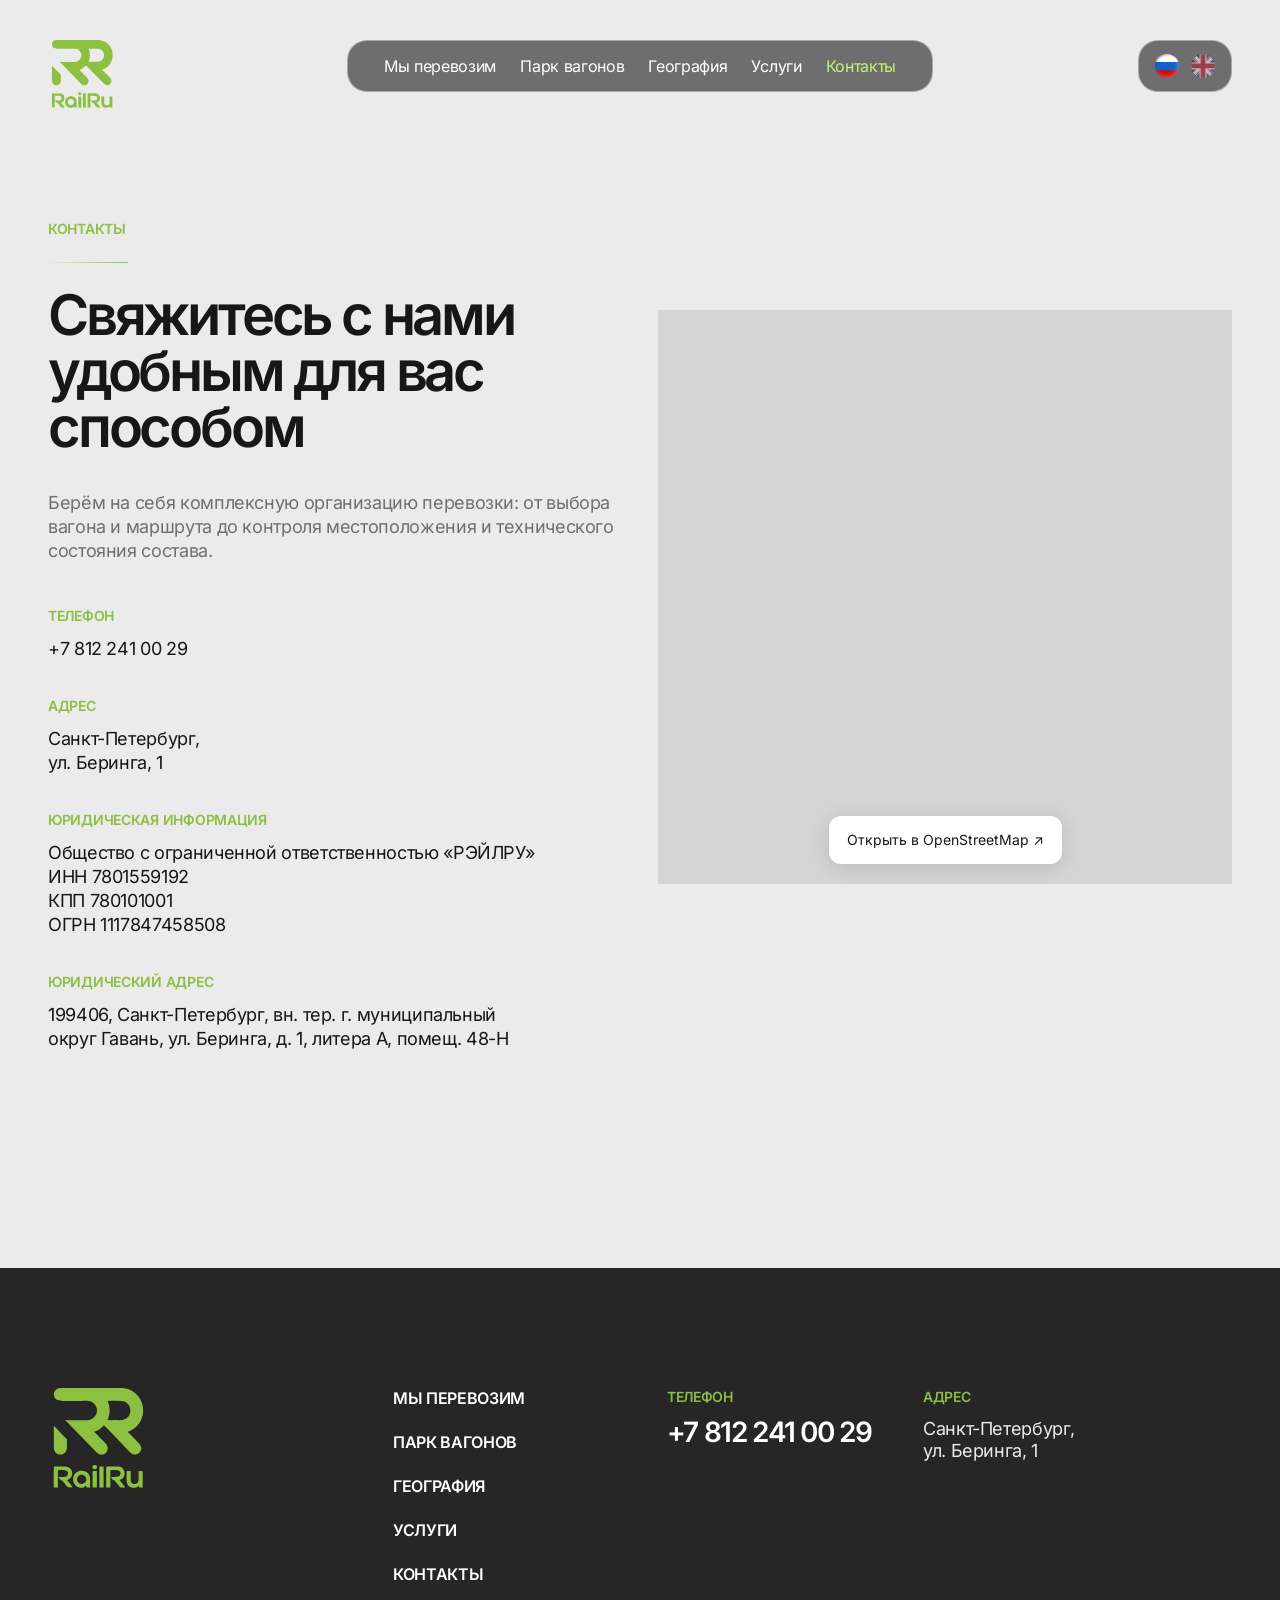
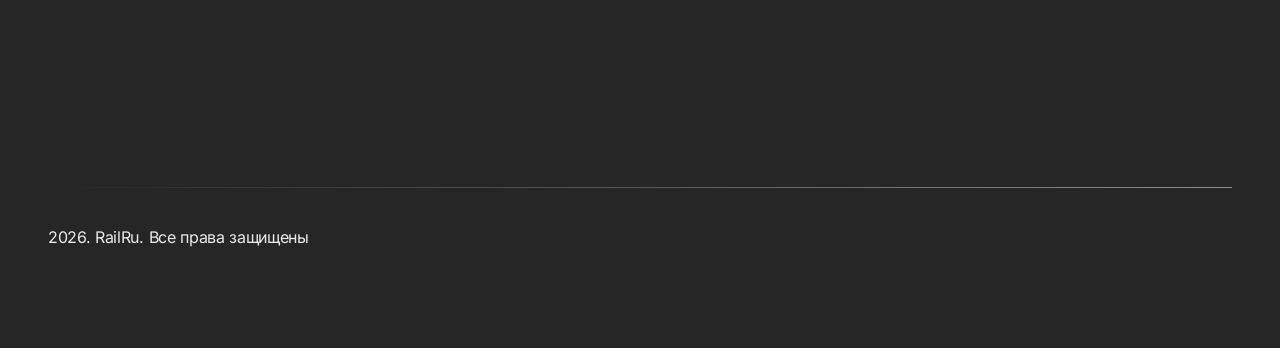
<file: contacts.html>
<!doctype html>
<html lang="ru"><head><meta charset="utf-8"><meta name="viewport" content="width=device-width, initial-scale=1"><meta name="theme-color" content="#ebebeb"><meta name="description" content="Контакты RailRu: телефон, адрес офиса, карта проезда и юридические реквизиты."><title>Контакты — RailRu</title><link rel="stylesheet" href="./styles.css?v=nav-motion4"><link rel="stylesheet" href="./contacts.css"><script src="./language.js" defer></script>
    <script src="./contacts.js" defer></script><script src="./contact-content.js" defer></script><link rel="icon" type="image/png" sizes="512x512" href="./assets/favicon.png?v=1"><link rel="apple-touch-icon" href="./assets/favicon.png?v=1"></head>
<body class="contacts-page"><a class="skip-link" href="#main">Перейти к содержимому</a><header class="site-header container">
          <a class="site-header__logo" href="./index.html" aria-label="RailRu — наверх"><img src="./assets/contacts/logo.svg" width="52" height="52" alt="RailRu"></a>
          <nav class="site-nav" aria-label="Основная навигация">
            <a href="./index.html#cargo">Мы перевозим</a>
            <a href="./index.html#fleet">Парк вагонов</a>
            <a href="./index.html#company">География</a>
            <a href="./index.html#services">Услуги</a>
            <a href="./contacts.html" aria-current="page">Контакты</a>
          </nav>
          <div class="languages" aria-label="Язык сайта"><a class="flag flag--ru" href="?lang=ru" data-language="ru" aria-current="true" lang="ru" aria-label="Русский"></a><a class="flag flag--en" href="?lang=en" data-language="en" lang="en" aria-label="English"><span class="flag__diagonals" aria-hidden="true"><i></i><i></i><i></i><i></i></span><img src="./assets/flag-en-cross.svg" width="26.4" height="26.4" alt=""></a></div>
          <button class="menu-toggle" type="button" aria-label="Открыть меню" aria-expanded="false" aria-controls="mobile-nav"><span></span><span></span><span></span></button>
          <nav id="mobile-nav" class="mobile-nav" aria-label="Мобильная навигация" hidden>
            <a href="./index.html#cargo">Мы перевозим</a>
            <a href="./index.html#fleet">Парк вагонов</a>
            <a href="./index.html#company">География</a>
            <a href="./index.html#services">Услуги</a>
            <a href="./contacts.html" aria-current="page">Контакты</a>
          </nav>
        </header>
<main id="main" class="contacts-main container"><div class="contacts-copy"><p class="eyebrow">Контакты</p><img class="section-rule" src="./assets/a0317.svg" width="80" height="1" alt=""><h1 data-contact="title">Свяжитесь с нами удобным для вас способом</h1><p class="contacts-lead" data-contact="description">Берём на себя комплексную организацию перевозки: от выбора вагона и маршрута до контроля местоположения и технического состояния состава.</p>
<div class="contacts-details"><section><h2 class="eyebrow">Телефон</h2><a data-contact="phone" href="tel:+78122410029">+7 812 241 00 29</a></section>
<section><h2 class="eyebrow">Адрес</h2><address data-contact="officeAddress">Санкт-Петербург,<br>ул. Беринга, 1</address></section>
<section><h2 class="eyebrow">Юридическая информация</h2><p data-contact="legalInfo">Общество с ограниченной ответственностью «РЭЙЛРУ»<br>ИНН 7801559192<br>КПП 780101001<br>ОГРН 1117847458508</p></section>
<section><h2 class="eyebrow">Юридический адрес</h2><address data-contact="legalAddress">199406, Санкт-Петербург, вн. тер. г. муниципальный округ Гавань, ул. Беринга, д. 1, литера А, помещ. 48-Н</address></section></div></div>
<div class="contacts-map"><iframe title="Расположение офиса RailRu: ул. Беринга, 1, Санкт-Петербург" src="https://www.openstreetmap.org/export/embed.html?bbox=30.24318%2C59.93269%2C30.25518%2C59.93869&amp;layer=mapnik&amp;marker=59.9356884%2C30.2491797" loading="lazy" referrerpolicy="no-referrer-when-downgrade" allowfullscreen></iframe><a class="contacts-map__link" href="https://www.openstreetmap.org/?mlat=59.9356884&amp;mlon=30.2491797#map=17/59.9356884/30.2491797" target="_blank" rel="noopener noreferrer">Открыть в OpenStreetMap ↗</a></div></main><footer class="site-footer section-dark" id="contacts">
        <div class="container site-footer__inner">
          <a class="site-footer__logo" href="./index.html#top" aria-label="RailRu — наверх"><img src="./assets/contacts/footer-logo.svg" width="100" height="100" alt="RailRu"></a>
          <nav class="site-footer__nav" aria-label="Навигация в подвале"><a href="./index.html#cargo">Мы перевозим</a><a href="./index.html#fleet">Парк вагонов</a><a href="./index.html#company">География</a><a href="./index.html#services">Услуги</a><a href="./contacts.html">Контакты</a></nav>
          <div class="site-footer__contact"><span class="eyebrow">Телефон</span><a href="tel:+78122410029">+7 812 241 00 29</a></div>
          <div class="site-footer__address"><span class="eyebrow">Адрес</span><address>Санкт-Петербург,<br>ул. Беринга, 1</address></div>
          <img class="site-footer__rule" src="./assets/fc72a.svg" width="1760" height="1" alt="">
          <p class="site-footer__copyright">2026. RailRu. Все права защищены</p>
        </div>
      </footer></body></html>
</file>
<file: styles.css>
@font-face{font-family:Inter;src:url("./assets/inter-400.ttf") format("truetype");font-weight:400;font-style:normal;font-display:swap}
@font-face{font-family:Inter;src:url("./assets/inter-600.ttf") format("truetype");font-weight:600;font-style:normal;font-display:swap}
:root{--ink:#171717;--muted:#707070;--dark:#262626;--surface:#ebebeb;--accent:#8bbf41;--lime:#a8ff2d}
*{box-sizing:border-box}
html{scroll-behavior:smooth}
body{margin:0;background:var(--surface);color:var(--ink);font-family:Inter,"Helvetica Neue",Arial,sans-serif;-webkit-font-smoothing:antialiased}
button,input{font:inherit}
button{cursor:pointer}
img{max-width:100%}
a{color:inherit;text-decoration:none}
a:focus-visible,button:focus-visible,input:focus-visible{outline:2px solid var(--lime);outline-offset:4px}
[hidden]{display:none!important}
.container{width:calc(100% - 160px);max-width:1760px;margin-inline:auto}
.skip-link{position:absolute;z-index:20;left:20px;top:-60px;background:var(--lime);padding:12px 18px}
.skip-link:focus{top:20px}
.eyebrow{margin:0;color:var(--accent);font-size:14px;font-weight:600;line-height:18px;letter-spacing:-.28px;text-transform:uppercase}
.section-rule{display:block;width:80px;height:1px;margin-top:24px}
h1,h2,h3,p{margin-top:0}
h2{font-size:64px;font-weight:600;line-height:1;letter-spacing:-3.2px}
.section-light{background:var(--surface)}
.section-dark{background:var(--dark);color:#fff}
.button{display:inline-flex;min-height:68px;align-items:center;justify-content:center;padding:20px 24px;border:1px solid #a4ff22;border-radius:24px;font-size:16px;font-weight:600;line-height:20px;letter-spacing:.32px;text-align:center;text-transform:uppercase;white-space:nowrap;transition:transform .2s,filter .2s}
.button:hover{transform:translateY(-3px);filter:brightness(1.06)}
.button--lime{background:linear-gradient(90deg,#c1f577 9%,#94d13d 50%,#c1f577 100%);color:var(--ink)}

.hero{position:relative;display:flex;flex-direction:column;height:min(100svh,1080px);min-height:0;overflow:hidden;color:#fff;background:#14211f}
.hero__background{position:absolute;inset:0;background-image:url("./assets/hero-train-v3.jpg");background-repeat:no-repeat;background-size:1920px 1920px;background-position:center -764px}
.hero__shade{position:absolute;inset:0;background:linear-gradient(68.54deg,rgba(0,0,0,.25) 42.7%,transparent 89.6%)}
.site-header{position:relative;z-index:3;display:flex;flex:none;align-items:flex-start;justify-content:space-between;padding-top:40px}
.site-header__logo img{display:block;width:67.6px;height:67.6px}
.site-nav{position:absolute;left:50%;display:flex;gap:24px;align-items:center;transform:translateX(-50%);min-height:52px;padding:15px 36px;border:1px solid #ffffff66;border-radius:20px;background:rgba(0,0,0,.5);white-space:nowrap;font-size:16px;font-weight:500;line-height:20px;letter-spacing:-.32px}
.site-nav a,.site-footer__nav a{transition:color .2s}
.site-nav a:hover,.site-footer__nav a:hover{color:var(--lime)}
.languages{display:flex;gap:12px;align-items:center;height:52px;padding:0 16px;border:1px solid #ffffff66;border-radius:20px;background:rgba(0,0,0,.5)}
.flag{position:relative;display:block;width:24px;height:24px;overflow:hidden;border-radius:50%;box-shadow:inset 1px 1px 2px #0004,inset -1px -1px 4px #fff5}
.flag{flex-shrink:0}
.flag:not([aria-current]){opacity:.5}
.flag:hover,.flag:focus-visible{opacity:1}
.flag--en{background:#012169}
.flag__diagonals,.flag__diagonals::before,.flag__diagonals::after,.flag__diagonals i,.flag--en img{position:absolute}
.flag__diagonals{inset:0}
.flag__diagonals::before,.flag__diagonals::after,.flag__diagonals i{left:var(--x,12px);top:var(--y,12px);transform:translate(-50%,-50%) rotate(var(--angle,-45deg))}
.flag__diagonals::before,.flag__diagonals::after{content:"";width:4.8px;height:24px;background:#fff}
.flag__diagonals::after{--angle:-135deg}
.flag__diagonals i{z-index:1;width:.8px;height:9.6px;background:#c8112f}
.flag__diagonals i:nth-child(1){--x:6.057px;--y:7.757px}
.flag__diagonals i:nth-child(2){--x:17.937px;--y:16.247px}
.flag__diagonals i:nth-child(3){--x:7.757px;--y:17.937px;--angle:-135deg}
.flag__diagonals i:nth-child(4){--x:16.247px;--y:6.057px;--angle:-135deg}
.flag--en img{z-index:2;display:block;top:-1.2px;left:-1.2px;max-width:none}
.flag--ru{background:linear-gradient(#fff 0 33.33%,#1261c8 33.33% 66.66%,#c81212 66.66%)}
.menu-toggle{display:none}
.hero__content{position:relative;z-index:1;flex:none;margin-top:auto;margin-bottom:52px}
.hero__eyebrow{color:var(--lime);margin-bottom:48px}
.hero h1{max-width:1180px;margin-bottom:36px;font-size:80px;font-weight:600;line-height:70px;letter-spacing:-3.2px}
.hero__lead{max-width:636px;margin-bottom:0;font-size:24px;line-height:32px;letter-spacing:-.48px}
.hero__line{position:absolute;left:0;bottom:183px;width:942px;height:1px;max-width:none}
.hero__bottom{position:relative;z-index:2;display:flex;flex:none;align-items:flex-end;justify-content:space-between;margin-bottom:82px}
.hero__stats{display:flex;gap:80px;min-width:862px;padding-top:40px}
.hero__stat{display:flex;gap:12px;align-items:center;min-width:220px}
.hero__stat strong{font-size:64px;font-weight:400;line-height:64px;letter-spacing:-3.2px}
.hero__stat span{color:#dadada;font-size:16px;line-height:20px;letter-spacing:-.32px}
.hero__bottom .button{width:263px}

.cargo{min-height:1152px;padding-top:120px}
.section-intro{display:flex;justify-content:space-between;align-items:flex-end;gap:60px}
.section-intro h2{margin:24px 0 0}
.section-intro>p{width:668px;max-width:44%;margin:0 24px 0 0;color:var(--muted);font-size:18px;line-height:24px;letter-spacing:-.36px}
.cargo-grid{display:grid;grid-template-columns:repeat(4,minmax(0,1fr));margin-top:100px}
.cargo-card{position:relative;height:584px;overflow:hidden;border:1px solid #0000001a;background:#fff}
.cargo-card+.cargo-card{border-left:0}
.cargo-card:focus-visible{outline:2px solid var(--accent);outline-offset:-4px}
.cargo-card__visual{position:absolute;inset:0;transform:translateY(101%);transition:transform .55s cubic-bezier(.22,1,.36,1);will-change:transform}
.cargo-card__image{display:block;width:100%;height:100%;object-fit:cover}
.cargo-card__visual:after{content:"";position:absolute;inset:0;background:linear-gradient(to bottom,transparent 50%,rgba(0,0,0,.7) 88%)}
.cargo-card:first-child .cargo-card__visual:after{background:linear-gradient(to bottom,transparent 50%,rgba(0,0,0,.5) 82%)}
.cargo-card:is(:focus-visible,.is-revealed) .cargo-card__visual{transform:translateY(0)}
.cargo-card__number{position:absolute;z-index:1;top:31px;right:31px;color:var(--accent);font-size:16px;font-weight:600;line-height:20px;letter-spacing:-.32px}
.cargo-card__copy{position:absolute;z-index:1;right:31px;bottom:31px;left:31px}
.cargo-card h3{max-width:370px;margin-bottom:16px;font-size:28px;font-weight:600;line-height:28px;letter-spacing:-1.4px;transition:color .2s}
.cargo-card p{margin:0;color:var(--muted);font-size:16px;line-height:20px;letter-spacing:-.32px;transition:color .2s}
.cargo-card:is(:focus-visible,.is-revealed) h3{color:#fff}
.cargo-card:is(:focus-visible,.is-revealed) p{color:#eaeaea}
@media(min-width:901px) and (hover:hover){
  .cargo-card:hover .cargo-card__visual{transform:translateY(0)}
  .cargo-card:hover h3{color:#fff}
  .cargo-card:hover p{color:#eaeaea}
}

.fleet{min-height:1146px;padding:71px 0 120px}
.fleet__grid{display:grid;grid-template-columns:563px minmax(0,1fr);gap:182px}
.fleet h2{max-width:475px;margin:24px 0 36px}
.fleet__lead{max-width:495px;margin-bottom:60px;color:#eaeaea;font-size:18px;line-height:24px;letter-spacing:-.36px}
.fleet-tabs{display:flex;flex-direction:column}
.fleet-tab{display:flex;align-items:center;gap:40px;width:100%;min-height:96px;padding:24px;border:0;border-top:1px solid #ffffff1a;background:transparent;color:#fff;text-align:left}
.fleet-tab:last-child{border-bottom:1px solid #ffffff1a}
.fleet-tab.is-active{background:#ffffff08}
.fleet-tab__number{min-width:22px;color:var(--accent);font-size:16px;font-weight:600;line-height:20px}
.fleet-tab__copy{display:flex;flex-direction:column}
.fleet-tab__copy strong{font-size:24px;font-weight:500;line-height:28px;letter-spacing:-1.2px}
.fleet-tab__copy small{max-height:0;margin-top:0;overflow:hidden;opacity:0;visibility:hidden;color:#eaeaea;font-size:16px;line-height:20px;letter-spacing:-.32px;transition:max-height .3s ease,margin-top .3s ease,opacity .3s ease,visibility .3s}
.fleet-tab:focus-visible .fleet-tab__copy small,
.fleet-tab.is-active.is-tapped .fleet-tab__copy small{max-height:60px;margin-top:12px;opacity:1;visibility:visible}
@media(min-width:901px) and (hover:hover){
  .fleet-tab:hover{background:#ffffff08}
  .fleet-tab:hover .fleet-tab__copy small,
  .fleet__grid:has(.fleet-visual__stage:is(:hover,:focus-visible)) .fleet-tab.is-active .fleet-tab__copy small{max-height:60px;margin-top:12px;opacity:1;visibility:visible}
}
.fleet-visual{position:relative;height:889px;margin-top:66px;border:1px solid #ffffff1a}
.fleet-visual__stage{position:absolute;inset:54px 0 56px;overflow:hidden;cursor:grab;touch-action:pan-y}
.fleet-visual__stage:active{cursor:grabbing}
.fleet-visual__stage:focus-visible{outline:2px solid var(--lime);outline-offset:-4px}
.fleet-visual__stage canvas{display:block;width:100%;height:100%}
.fleet-visual__fallback{position:absolute;inset:0;display:grid;place-items:center;margin:0;padding:24px;color:#eaeaea;text-align:center;pointer-events:none}
.fleet-visual__stage.is-ready .fleet-visual__fallback{display:none}
.fleet-visual__count,.fleet-visual__metric{color:#a1a1a1;font-size:14px;font-weight:600;line-height:18px;letter-spacing:-.28px;text-transform:uppercase}
.fleet-visual__count{position:absolute;top:23px;left:23px}
.fleet-visual__metrics{position:absolute;right:23px;bottom:23px;left:23px;display:grid;grid-template-columns:1fr 1fr;gap:16px;align-items:end}
.fleet-visual__metric--right{text-align:right}

.geography{height:1080px;overflow:hidden;background:#fff}
.geography__inner{position:relative;height:100%}
.geography__content{position:absolute;z-index:1;left:0;top:120px;width:647px}
.geography h2{margin:24px 0 36px;white-space:nowrap}
.geography__lead{max-width:613px;margin:0 0 80px;color:var(--muted);font-size:18px;line-height:24px;letter-spacing:-.36px}
.geography-list{width:563px;margin:0;padding:0;list-style:none}
.geography-list li{display:flex;align-items:center;gap:40px;height:100px;padding:0 24px;border-top:1px solid #0000000d}
.geography-list li:last-child{border-bottom:1px solid #0000000d}
.geography-list span{min-width:22px;color:var(--muted);font-size:16px;font-weight:600}
.geography-list strong{font-size:24px;font-weight:500;line-height:28px;letter-spacing:-1.2px}
.geography-list img{margin-left:auto;width:24px;height:24px}
.map-viewport{position:absolute;right:0;top:100px;width:975px;height:890px}
.map-illustration{position:relative;width:1012px;height:628px;transform-origin:top left}
.map-region{position:absolute;display:block;transform:translate(-50%,-50%);max-width:none}
.map-countries{position:absolute;inset:0;overflow:visible;pointer-events:none;fill:#b2b9af}
.map-routes{position:absolute;z-index:1;inset:0;width:1012px;height:950px;overflow:visible;pointer-events:none}
.map-route__line{stroke:var(--accent);stroke-width:.65;stroke-opacity:.24}
.map-route__packet{stroke:#6d9e30;stroke-width:.85;stroke-opacity:.75;stroke-linecap:round;stroke-dasharray:.025 .975;animation:map-route-travel var(--route-duration) linear var(--route-delay) infinite}
.map-point{position:absolute;z-index:2;width:8px;height:8px;border:2px solid #fff;border-radius:50%;background:var(--accent);box-shadow:0 0 0 4px #8bbf411a;transform:translate(-50%,-50%);animation:map-point-glow 3.6s ease-in-out var(--point-delay) infinite}
.map-hub-ring{position:absolute;z-index:2;left:69px;top:334px;width:34px;height:34px;border:1px solid var(--accent);border-radius:50%;animation:map-hub-pulse 3s ease-out infinite;pointer-events:none}
.map-pin{position:absolute;z-index:3;left:69px;top:334px;width:34px;height:34px}
.map-city{position:absolute;z-index:4;left:9px;top:374px;width:154px;text-align:center;font-size:18px;font-weight:600;line-height:24px;letter-spacing:-.36px}
@keyframes map-route-travel{from{stroke-dashoffset:0}to{stroke-dashoffset:-1}}
@keyframes map-point-glow{0%,100%{box-shadow:0 0 0 4px #8bbf411a}50%{box-shadow:0 0 0 7px #8bbf412e}}
@keyframes map-hub-pulse{0%{scale:1;opacity:.7}100%{scale:2.2;opacity:0}}
@media(prefers-reduced-motion:reduce){.map-route__packet{display:none}.map-point,.map-hub-ring{animation:none!important}.map-hub-ring{opacity:.5}}

.site-footer{height:680px}
.site-footer__inner{position:relative;height:100%;display:grid;grid-template-columns:25% 33.33% 16.67% 25%;padding-top:120px}
.site-footer__logo img{display:block;width:100px;height:100px}
.site-footer__nav{display:flex;flex-direction:column;gap:24px;margin-left:49px;font-size:16px;font-weight:600;line-height:20px;letter-spacing:-.32px;text-transform:uppercase}
.site-footer__contact,.site-footer__address{display:flex;flex-direction:column;gap:12px}
.site-footer__contact{margin-left:-56px}
.site-footer__contact a{font-size:28px;font-weight:600;line-height:28px;letter-spacing:-1.4px;white-space:nowrap}
.site-footer__address{margin-left:-13px}
.site-footer__address address{color:#eaeaea;font-size:18px;font-style:normal;line-height:22px;letter-spacing:-.36px}
.site-footer__rule{position:absolute;top:519px;left:0;width:100%;height:1px}
.site-footer__copyright{position:absolute;right:0;bottom:101px;left:0;margin:0;padding-top:40px;color:#eaeaea;font-size:16px;line-height:20px;letter-spacing:-.32px}

.route-dialog{width:min(520px,calc(100% - 32px));max-height:calc(100dvh - 32px);padding:36px;border:1px solid #d8d8d8;border-radius:8px;box-shadow:0 24px 80px #0005;color:var(--ink)}
.route-dialog::backdrop{background:#0009}
.route-dialog h2{margin:18px 0 16px;font-size:42px}
.route-dialog>p:not(.eyebrow){color:var(--muted);line-height:1.5}
.route-dialog__close-form{position:absolute;top:12px;right:12px}
.route-dialog__close{border:0;background:transparent;font-size:32px;line-height:1}
.route-form{display:grid;gap:16px;margin-top:24px}
.route-form label{display:grid;gap:8px;font-size:14px;font-weight:600}
.route-form input{width:100%;min-height:48px;padding:12px;border:1px solid #c9c9c9;border-radius:3px;font-size:16px}
.route-form .button{width:100%;margin-top:8px}
.route-result p{padding:16px;background:var(--surface);line-height:1.5}
.route-result .button{width:100%}

@media (min-width:1151px) and (max-width:1919px){
  .cargo{min-height:clamp(940px,60vw,1152px);padding-top:clamp(90px,6.25vw,120px)}
  .cargo h2{font-size:clamp(52px,3.333333vw,64px)}
  .cargo-grid{margin-top:clamp(70px,5.208333vw,100px)}
  .cargo-card{height:clamp(460px,30.416667vw,584px)}
}
@media(max-width:1700px){
  .container{width:calc(100% - 96px)}
  .cargo-card h3{font-size:clamp(18px,1.5vw,28px);line-height:1.08;letter-spacing:-.8px}
  .hero__background{background-size:cover;background-position:center 91%}
  .hero h1{font-size:clamp(60px,4.2vw,80px);line-height:.94}
  .fleet__grid{grid-template-columns:minmax(420px,37%) minmax(0,1fr);gap:8%}
  .fleet-visual{height:750px}
  .geography__content{width:40%}
  .geography h2{font-size:clamp(48px,3.4vw,64px)}
  .map-viewport{right:0;width:min(58%,975px)}
  .site-footer__inner{grid-template-columns:25% 32% 18% 25%}
}
@media(max-width:1150px){
  .container{width:calc(100% - 64px)}
  .hero h1{font-size:64px;line-height:60px}
  .hero__stats{gap:26px;min-width:0}
  .hero__stat{min-width:0}
  .hero__stat strong{font-size:48px}
  .hero__stat span{font-size:13px}
  .hero__bottom .button{width:auto}
  .cargo{min-height:auto;padding:90px 0 100px}
  .section-intro h2,h2{font-size:52px}
  .cargo-grid{margin-top:70px}
  .cargo-card{height:460px}
  .cargo-card h3{font-size:22px;line-height:23px}
  .cargo-card p{font-size:14px;line-height:18px}
  .fleet{min-height:auto;padding:90px 0}
  .fleet__grid{grid-template-columns:1fr 1fr;gap:40px}
  .fleet h2{font-size:52px}
  .fleet-tab{gap:20px;min-height:82px;padding:18px 8px}
  .fleet-tab__copy strong{font-size:20px}
  .fleet-visual{height:640px;margin-top:30px}
  .geography{height:auto;padding:90px 0}
  .geography__inner{display:grid;grid-template-columns:1fr 1fr;gap:30px}
  .geography__content,.map-viewport{position:relative;top:auto;right:auto;left:auto;width:100%}
  .geography h2{font-size:52px}
  .geography-list{width:100%}
  .map-viewport{align-self:center}
  .site-footer{height:600px}
  .site-footer__inner{grid-template-columns:22% 28% 24% 26%;gap:0}
  .site-footer__nav{margin-left:0}
  .site-footer__contact{margin-left:0}
  .site-footer__address{margin-left:0}
  .site-footer__contact a{font-size:21px}
  .site-footer__address address{font-size:15px}
}
@media(max-width:900px){
  .container{width:calc(100% - 40px)}
  .hero{height:100svh}
  .hero__background{background-size:auto 175%;background-position:right 65%}
  .hero__shade{background:linear-gradient(0deg,#0b1014da 0%,#0b101450 55%,#0b101455 100%)}
  .site-header{align-items:center;padding-top:20px}
  .site-header__logo img{width:57.2px;height:57.2px}
  .site-nav{display:none}
  .languages{height:44px;margin-left:auto;margin-right:12px;padding:0 10px}
  .flag{width:20px;height:20px}
  .menu-toggle{display:flex;flex-direction:column;justify-content:center;gap:5px;width:44px;height:44px;padding:10px;border:1px solid #fff;border-radius:14px;background:#0008}
  .menu-toggle span{display:block;width:100%;height:2px;background:#fff}
  .mobile-nav{position:absolute;top:76px;right:0;left:0;display:grid;gap:0;padding:8px 20px;border:1px solid #ffffff77;border-radius:16px;background:#202626f2}
  .mobile-nav a{padding:14px 0;border-bottom:1px solid #ffffff26}
  .mobile-nav a:last-child{border-bottom:0}
  .hero__content{margin-bottom:clamp(32px,8svh,72px)}
  .hero__eyebrow{margin-bottom:24px}
  .hero h1{font-size:clamp(40px,8vw,62px);line-height:.98;letter-spacing:-2px}
  .desktop-break{display:none}
  .hero__lead{max-width:500px;font-size:17px;line-height:24px}
  .hero__bottom{display:block;margin-bottom:24px}
  .hero__line{display:none}
  .hero__stats{position:relative;justify-content:space-between;gap:8px;padding-top:14px;border-top:0}
  .hero__stats:before{content:"";position:absolute;top:0;left:0;width:100%;height:1px;background:url("./assets/62f73.svg") center/100% 100% no-repeat}
  .hero__stat{display:block}
  .hero__stat strong{display:block;font-size:32px;line-height:34px}
  .hero__stat span{font-size:10px;line-height:12px}
  .hero__bottom .button{width:100%;min-height:54px;margin-top:16px;padding:16px 20px}
  .cargo{padding:72px 0 80px}
  .section-intro{display:block}
  h2,.section-intro h2{font-size:clamp(38px,9vw,52px);line-height:1.02;letter-spacing:-2px}
  .section-intro>p{max-width:none;width:100%;margin:30px 0 0;font-size:16px;line-height:23px}
  .cargo-grid{grid-template-columns:1fr 1fr;margin-top:45px}
  .cargo-card{height:360px}
  .cargo-card:nth-child(3){border-left:1px solid #0000001a}
  .cargo-card:nth-child(n+3){border-top:0}
  .cargo-card__number{top:20px;right:20px}
  .cargo-card__copy{right:18px;bottom:20px;left:18px}
  .cargo-card h3{font-size:21px;line-height:22px}
  .fleet{padding:72px 0}
  .fleet__grid{display:block}
  .fleet h2{font-size:48px}
  .fleet__lead{margin-bottom:36px;font-size:16px;line-height:23px}
  .fleet-tab{min-height:70px}
  .fleet-visual{height:430px;margin-top:42px}
  .fleet-visual__metric{font-size:10px}
  .geography{padding:72px 0}
  .geography__inner{display:block}
  .geography__content{width:100%}
  .geography h2{font-size:48px;white-space:normal}
  .geography__lead{margin-bottom:40px;font-size:16px;line-height:23px}
  .geography-list li{height:78px}
  .geography-list strong{font-size:21px}
  .map-viewport{width:100%;margin-top:45px}
  .site-footer{height:auto}
  .site-footer__inner{display:grid;grid-template-columns:1fr 1fr;gap:48px 18px;padding-top:96px;padding-bottom:170px}
  .site-footer__logo img{width:80px;height:80px}
  .site-footer__nav{gap:18px;font-size:13px}
  .site-footer__contact,.site-footer__address{grid-column:1 / -1}
  .site-footer__contact a{font-size:25px}
  .site-footer__address address{font-size:16px}
  .site-footer__copyright{bottom:32px;padding-top:24px;font-size:13px}
  .site-footer__rule{top:auto;bottom:76px}
}
@media(max-width:420px){
  .hero__eyebrow{margin-bottom:16px}
  .hero h1{margin-bottom:16px;font-size:clamp(30px,9.2vw,38px);line-height:1.02;letter-spacing:-1.6px}
  .hero__lead{font-size:15px;line-height:20px}
  .hero__stats{gap:5px}
  .hero__stat span{font-size:10px}
  .cargo-grid{grid-template-columns:1fr}
  .cargo-card{height:300px}
  .cargo-card+.cargo-card{border-left:1px solid #0000001a;border-top:0}
  .fleet-visual{height:340px}
}
@media(max-width:359px){
}
@media(max-width:420px) and (max-height:520px){
  .site-header{padding-top:12px}
  .hero__content{margin-bottom:16px}
  .hero__eyebrow{margin-bottom:10px;font-size:12px}
  .hero h1{margin-bottom:10px;font-size:28px;line-height:1}
  .hero__lead{font-size:14px;line-height:18px}
  .hero__stats{padding-top:8px}
  .hero__stat strong{font-size:28px;line-height:28px}
  .hero__stat span{font-size:9px;line-height:10px}
  .hero__bottom{margin-bottom:12px}
  .hero__bottom .button{min-height:48px;margin-top:10px}
}
@media(prefers-reduced-motion:reduce){
  html{scroll-behavior:auto}
  *,*:before,*:after{animation-duration:.01ms!important;animation-iteration-count:1!important;transition-duration:.01ms!important}
}

[data-contact="officeAddress"],[data-contact="legalAddress"],[data-contact="legalInfo"],.site-footer__address address{white-space:pre-line}
</file>
<file: hero-motion.css>
.hero{
  --hero-image-shift:0px;
  --hero-scroll-scale:1;
  --hero-copy-shift:0px;
  --hero-bottom-shift:0px;
  --hero-copy-opacity:1;
}
.hero--animated .hero__background{
  opacity:0;
  transform-origin:78% 40%;
  transform:translate3d(0,var(--hero-image-shift),0) scale(var(--hero-scroll-scale));
}
.hero--animated.hero--camera-ready .hero__background{
  animation:hero-camera-arrive 7s cubic-bezier(.16,1,.3,1) both;
}
.hero--animated .hero__content{
  transform:translate3d(0,var(--hero-copy-shift),0);
  opacity:var(--hero-copy-opacity);
}
.hero--animated .hero__bottom{
  transform:translate3d(0,var(--hero-bottom-shift),0);
  opacity:var(--hero-copy-opacity);
}
.hero--animated .site-header{animation:hero-content-arrive .8s ease-out .08s both}
.hero--animated .hero__eyebrow{animation:hero-content-arrive .85s cubic-bezier(.22,1,.36,1) .15s both}
.hero--animated h1{animation:hero-content-arrive 1.15s cubic-bezier(.22,1,.36,1) .28s both}
.hero--animated .hero__lead{animation:hero-content-arrive 1s cubic-bezier(.22,1,.36,1) .5s both}
.hero--animated .hero__stat{animation:hero-content-arrive .9s cubic-bezier(.22,1,.36,1) both}
.hero--animated .hero__stat:nth-child(1){animation-delay:.68s}
.hero--animated .hero__stat:nth-child(2){animation-delay:.78s}
.hero--animated .hero__stat:nth-child(3){animation-delay:.88s}
.hero--animated .hero__bottom .button{animation:hero-content-arrive .95s cubic-bezier(.22,1,.36,1) .85s both}
.hero--animated .hero__line{animation:hero-rule-arrive 1.2s cubic-bezier(.22,1,.36,1) .65s both;transform-origin:left center}
.hero--entering .hero__background,.hero--in-view .hero__background{will-change:transform}
.cargo{position:relative;z-index:4}
@keyframes hero-camera-arrive{
  0%{opacity:0;scale:1}
  12%{opacity:1}
  100%{opacity:1;scale:1.035}
}
@keyframes hero-content-arrive{
  from{opacity:0;translate:0 20px}
  to{opacity:1;translate:0 0}
}
@keyframes hero-rule-arrive{
  from{opacity:0;scale:.8 1}
  to{opacity:1;scale:1 1}
}
@media(max-width:900px){
  .hero--animated .hero__background{transform-origin:80% 45%}
  @keyframes hero-camera-arrive{
    0%{opacity:0;scale:1}
    12%{opacity:1}
    100%{opacity:1;scale:1.02}
  }
}
@media(prefers-reduced-motion:reduce){
  .hero--animated .hero__background,.hero--animated .hero__content,.hero--animated .hero__bottom,
  .hero--animated .site-header,.hero--animated .hero__eyebrow,.hero--animated h1,
  .hero--animated .hero__lead,.hero--animated .hero__stat,.hero--animated .hero__bottom .button,
  .hero--animated .hero__line{
    animation:none!important;opacity:1;translate:none;scale:1;transform:none;will-change:auto;
  }
}
</file>
<file: services.css>
.services{padding:80px 0 128px}
.section-intro--services>p{width:549px;margin-right:0}
.section-intro--services h2{overflow-wrap:anywhere}
.services-grid{display:grid;grid-template-columns:repeat(4,minmax(0,1fr));gap:12px;margin-top:100px}
.service-card{position:relative;min-width:0;min-height:clamp(425px,34vw,584px);overflow:hidden;border-radius:4px;background:white;transition:transform 200ms ease}
.service-card.is-expanded{z-index:1;transform:scale(1.035)}
.service-card:focus-visible{outline:2px solid var(--accent);outline-offset:2px}
.service-card__copy{position:relative;z-index:1;padding:clamp(18px,2vw,32px)}
.service-card__icon{position:relative;width:36px;height:36px;margin-bottom:24px}
.service-card h3{margin:0;font-size:clamp(19px,1.6vw,28px);line-height:1.05;letter-spacing:-.045em;font-weight:600;overflow-wrap:anywhere}
.service-card__art{position:absolute;bottom:32px;left:50%;width:352px;height:250px;overflow:hidden;transform:translateX(-50%) scale(var(--art-scale,1));transform-origin:center bottom;visibility:hidden;opacity:0;pointer-events:none}
.service-card.is-illustrated .service-card__art{visibility:visible;opacity:1}
.service-card__icon img,.service-card__art img{display:block;max-width:none}
@media(max-width:1150px){.services{padding:90px 0}.services-grid{margin-top:70px}}
@media(max-width:900px){
  .services{padding:72px 0}
  .section-intro--services>p{width:100%}
  .services-grid{display:flex;gap:12px;overflow-x:auto;scroll-snap-type:x mandatory;scrollbar-width:none;margin:36px -8px 0;padding:10px 8px;scroll-padding-inline:8px}
  .service-card{flex:0 0 min(82vw,340px);min-height:400px;scroll-snap-align:start}
  .service-card h3{font-size:22px}
  .service-card__art{bottom:22px}
}
@media(prefers-reduced-motion:reduce){
  .service-card{transition:none}
  .service-card.is-expanded{transform:none}
  .service-card.is-illustrated [data-service-motion]{animation:none!important;transform:none!important}
}
@property --motion-translate-y { syntax: '<number>'; initial-value: 0; inherits: false; }
@property --motion-translate-x { syntax: '<number>'; initial-value: 0; inherits: false; }
.service-card.is-illustrated [data-service-motion="219:1897"]{--motion-translate-x: 0; --motion-translate-y: 3; transform: var(--motion-layout-transform, translate(0px)) var(--motion-design-transform-inverse, matrix(1, 0, 0, 1, 0, 0)) translate(calc(var(--motion-translate-x, 0) * 1px), calc(var(--motion-translate-y, 0) * 1px)) var(--motion-design-transform, matrix(1, 0, 0, 1, 0, 0)); transform-origin: 0 0; animation: kf_219_1897_--motion-translate-y_0 2s linear, kf_219_1897_opacity_0 2s linear; animation-iteration-count: 1; animation-fill-mode: forwards;}
@keyframes kf_219_1897_--motion-translate-y_0 { 0% { --motion-translate-y: 3; } 7.5% { animation-timing-function: ease-out; --motion-translate-y: 3; } 37.5% { --motion-translate-y: 0; } 100% { --motion-translate-y: 0; } } @keyframes kf_219_1897_opacity_0 { 0% { opacity: 0; } 7.5% { animation-timing-function: ease-out; opacity: 0; } 32.5% { opacity: 1; } 100% { opacity: 1; } }
.service-card.is-illustrated [data-service-motion="219:1900"]{--motion-translate-x: 24; --motion-translate-y: 0; transform: var(--motion-layout-transform, translate(0px)) var(--motion-design-transform-inverse, matrix(1, 0, 0, 1, 0, 0)) translate(calc(var(--motion-translate-x, 0) * 1px), calc(var(--motion-translate-y, 0) * 1px)) var(--motion-design-transform, matrix(1, 0, 0, 1, 0, 0)); transform-origin: 0 0; animation: kf_219_1900_--motion-translate-x_0 2s linear, kf_219_1900_--motion-translate-y_0 2s linear, kf_219_1900_opacity_0 2s linear; animation-iteration-count: 1; animation-fill-mode: forwards;}
@keyframes kf_219_1900_--motion-translate-x_0 { 0% { --motion-translate-x: 24; } 12.5% { animation-timing-function: ease-out; --motion-translate-x: 24; } 37.5% { animation-timing-function: ease-in-out; --motion-translate-x: 10; } 55% { animation-timing-function: ease-in-out; --motion-translate-x: 3; } 72.5% { --motion-translate-x: 0; } 100% { --motion-translate-x: 0; } } @keyframes kf_219_1900_--motion-translate-y_0 { 0% { --motion-translate-y: 0; } 12.5% { animation-timing-function: ease-out; --motion-translate-y: 0; } 37.5% { animation-timing-function: ease-in-out; --motion-translate-y: -0.7; } 55% { animation-timing-function: ease-in-out; --motion-translate-y: 0.5; } 72.5% { animation-timing-function: ease-in-out; --motion-translate-y: -0.3; } 90% { --motion-translate-y: 0; } 100% { --motion-translate-y: 0; } } @keyframes kf_219_1900_opacity_0 { 0% { opacity: 0; } 12.5% { animation-timing-function: ease-out; opacity: 0; } 37.5% { opacity: 1; } 100% { opacity: 1; } }
.service-card.is-illustrated [data-service-motion="219:1919"]{animation: kf_219_1919_opacity_0 2s linear; animation-iteration-count: 1; animation-fill-mode: forwards;}
@keyframes kf_219_1919_opacity_0 { 0% { animation-timing-function: ease-out; opacity: 0; } 20% { opacity: 1; } 100% { opacity: 1; } }
.service-card.is-illustrated [data-service-motion="219:1931"]{--motion-translate-x: 24; --motion-translate-y: 0; transform: var(--motion-layout-transform, translate(0px)) var(--motion-design-transform-inverse, matrix(1, 0, 0, 1, 0, 0)) translate(calc(var(--motion-translate-x, 0) * 1px), calc(var(--motion-translate-y, 0) * 1px)) var(--motion-design-transform, matrix(1, 0, 0, 1, 0, 0)); transform-origin: 0 0; animation: kf_219_1931_--motion-translate-x_0 2s linear, kf_219_1931_--motion-translate-y_0 2s linear, kf_219_1931_opacity_0 2s linear; animation-iteration-count: 1; animation-fill-mode: forwards;}
@keyframes kf_219_1931_--motion-translate-x_0 { 0% { --motion-translate-x: 24; } 12.5% { animation-timing-function: ease-out; --motion-translate-x: 24; } 37.5% { animation-timing-function: ease-in-out; --motion-translate-x: 10; } 55% { animation-timing-function: ease-in-out; --motion-translate-x: 3; } 72.5% { --motion-translate-x: 0; } 100% { --motion-translate-x: 0; } } @keyframes kf_219_1931_--motion-translate-y_0 { 0% { --motion-translate-y: 0; } 12.5% { animation-timing-function: ease-out; --motion-translate-y: 0; } 37.5% { animation-timing-function: ease-in-out; --motion-translate-y: -0.7; } 55% { animation-timing-function: ease-in-out; --motion-translate-y: 0.5; } 72.5% { animation-timing-function: ease-in-out; --motion-translate-y: -0.3; } 90% { --motion-translate-y: 0; } 100% { --motion-translate-y: 0; } } @keyframes kf_219_1931_opacity_0 { 0% { opacity: 0; } 12.5% { animation-timing-function: ease-out; opacity: 0; } 37.5% { opacity: 1; } 100% { opacity: 1; } }
.service-card.is-illustrated [data-service-motion="219:1935"]{--motion-translate-x: 24; --motion-translate-y: 0; transform: var(--motion-layout-transform, translate(0px)) var(--motion-design-transform-inverse, matrix(1, 0, 0, 1, 0, 0)) translate(calc(var(--motion-translate-x, 0) * 1px), calc(var(--motion-translate-y, 0) * 1px)) var(--motion-design-transform, matrix(1, 0, 0, 1, 0, 0)); transform-origin: 0 0; animation: kf_219_1935_--motion-translate-x_0 2s linear, kf_219_1935_--motion-translate-y_0 2s linear, kf_219_1935_opacity_0 2s linear; animation-iteration-count: 1; animation-fill-mode: forwards;}
@keyframes kf_219_1935_--motion-translate-x_0 { 0% { --motion-translate-x: 24; } 12.5% { animation-timing-function: ease-out; --motion-translate-x: 24; } 37.5% { animation-timing-function: ease-in-out; --motion-translate-x: 10; } 55% { animation-timing-function: ease-in-out; --motion-translate-x: 3; } 72.5% { --motion-translate-x: 0; } 100% { --motion-translate-x: 0; } } @keyframes kf_219_1935_--motion-translate-y_0 { 0% { --motion-translate-y: 0; } 12.5% { animation-timing-function: ease-out; --motion-translate-y: 0; } 37.5% { animation-timing-function: ease-in-out; --motion-translate-y: -0.7; } 55% { animation-timing-function: ease-in-out; --motion-translate-y: 0.5; } 72.5% { animation-timing-function: ease-in-out; --motion-translate-y: -0.3; } 90% { --motion-translate-y: 0; } 100% { --motion-translate-y: 0; } } @keyframes kf_219_1935_opacity_0 { 0% { opacity: 0; } 12.5% { animation-timing-function: ease-out; opacity: 0; } 37.5% { opacity: 1; } 100% { opacity: 1; } }
.service-card.is-illustrated [data-service-motion="219:1944"]{animation: kf_219_1944_opacity_0 2s linear; animation-iteration-count: 1; animation-fill-mode: forwards;}
@keyframes kf_219_1944_opacity_0 { 0% { animation-timing-function: ease-out; opacity: 0; } 20% { opacity: 1; } 100% { opacity: 1; } }
.service-card.is-illustrated [data-service-motion="219:1962"]{--motion-translate-x: 0; --motion-translate-y: 3; transform: var(--motion-layout-transform, translate(0px)) var(--motion-design-transform-inverse, matrix(1, 0, 0, 1, 0, 0)) translate(calc(var(--motion-translate-x, 0) * 1px), calc(var(--motion-translate-y, 0) * 1px)) var(--motion-design-transform, matrix(1, 0, 0, 1, 0, 0)); transform-origin: 0 0; animation: kf_219_1962_--motion-translate-x_0 2s linear, kf_219_1962_--motion-translate-y_0 2s linear, kf_219_1962_opacity_0 2s linear; animation-iteration-count: 1; animation-fill-mode: forwards;}
@keyframes kf_219_1962_--motion-translate-x_0 { 0% { --motion-translate-x: 0; } 37.5% { animation-timing-function: ease-in-out; --motion-translate-x: 0; } 60% { animation-timing-function: ease-in-out; --motion-translate-x: 0.6; } 90% { --motion-translate-x: 0; } 100% { --motion-translate-x: 0; } } @keyframes kf_219_1962_--motion-translate-y_0 { 0% { --motion-translate-y: 3; } 7.5% { animation-timing-function: ease-out; --motion-translate-y: 3; } 37.5% { --motion-translate-y: 0; } 100% { --motion-translate-y: 0; } } @keyframes kf_219_1962_opacity_0 { 0% { opacity: 0; } 7.5% { animation-timing-function: ease-out; opacity: 0; } 32.5% { opacity: 1; } 100% { opacity: 1; } }
.service-card.is-illustrated [data-service-motion="219:1967"]{--motion-translate-x: 24; --motion-translate-y: 0; transform: var(--motion-layout-transform, translate(0px)) var(--motion-design-transform-inverse, matrix(1, 0, 0, 1, 0, 0)) translate(calc(var(--motion-translate-x, 0) * 1px), calc(var(--motion-translate-y, 0) * 1px)) var(--motion-design-transform, matrix(1, 0, 0, 1, 0, 0)); transform-origin: 0 0; animation: kf_219_1967_--motion-translate-x_0 2s linear, kf_219_1967_--motion-translate-y_0 2s linear, kf_219_1967_opacity_0 2s linear; animation-iteration-count: 1; animation-fill-mode: forwards;}
@keyframes kf_219_1967_--motion-translate-x_0 { 0% { --motion-translate-x: 24; } 12.5% { animation-timing-function: ease-out; --motion-translate-x: 24; } 37.5% { animation-timing-function: ease-in-out; --motion-translate-x: 10; } 55% { animation-timing-function: ease-in-out; --motion-translate-x: 3; } 72.5% { --motion-translate-x: 0; } 100% { --motion-translate-x: 0; } } @keyframes kf_219_1967_--motion-translate-y_0 { 0% { --motion-translate-y: 0; } 12.5% { animation-timing-function: ease-out; --motion-translate-y: 0; } 37.5% { animation-timing-function: ease-in-out; --motion-translate-y: -0.7; } 55% { animation-timing-function: ease-in-out; --motion-translate-y: 0.5; } 72.5% { animation-timing-function: ease-in-out; --motion-translate-y: -0.3; } 90% { --motion-translate-y: 0; } 100% { --motion-translate-y: 0; } } @keyframes kf_219_1967_opacity_0 { 0% { opacity: 0; } 12.5% { animation-timing-function: ease-out; opacity: 0; } 37.5% { opacity: 1; } 100% { opacity: 1; } }
.service-card.is-illustrated [data-service-motion="219:1982"]{animation: kf_219_1982_opacity_0 2s linear; animation-iteration-count: 1; animation-fill-mode: forwards;}
@keyframes kf_219_1982_opacity_0 { 0% { animation-timing-function: ease-out; opacity: 0; } 20% { opacity: 1; } 100% { opacity: 1; } }
.service-card.is-illustrated [data-service-motion="219:1999"]{animation: kf_219_1999_opacity_0 2s linear; animation-iteration-count: 1; animation-fill-mode: forwards;}
@keyframes kf_219_1999_opacity_0 { 0% { animation-timing-function: ease-out; opacity: 0; } 20% { opacity: 1; } 100% { opacity: 1; } }
.service-card.is-illustrated [data-service-motion="219:2001"]{--motion-translate-x: -6; --motion-translate-y: 0; transform: var(--motion-layout-transform, translate(0px)) var(--motion-design-transform-inverse, matrix(1, 0, 0, 1, 0, 0)) translate(calc(var(--motion-translate-x, 0) * 1px), calc(var(--motion-translate-y, 0) * 1px)) var(--motion-design-transform, matrix(1, 0, 0, 1, 0, 0)); transform-origin: 0 0; animation: kf_219_2001_--motion-translate-x_0 2s linear, kf_219_2001_opacity_0 2s linear; animation-iteration-count: 1; animation-fill-mode: forwards;}
@keyframes kf_219_2001_--motion-translate-x_0 { 0% { --motion-translate-x: -6; } 7.5% { animation-timing-function: ease-out; --motion-translate-x: -6; } 45% { --motion-translate-x: 0; } 100% { --motion-translate-x: 0; } } @keyframes kf_219_2001_opacity_0 { 0% { opacity: 0; } 7.5% { animation-timing-function: ease-out; opacity: 0; } 32.5% { opacity: 1; } 100% { opacity: 1; } }
.service-card.is-illustrated [data-service-motion="219:2005"]{--motion-translate-x: -16; --motion-translate-y: 0; transform: var(--motion-layout-transform, translate(0px)) var(--motion-design-transform-inverse, matrix(1, 0, 0, 1, 0, 0)) translate(calc(var(--motion-translate-x, 0) * 1px), calc(var(--motion-translate-y, 0) * 1px)) var(--motion-design-transform, matrix(1, 0, 0, 1, 0, 0)); transform-origin: 0 0; animation: kf_219_2005_--motion-translate-x_0 2s linear, kf_219_2005_--motion-translate-y_0 2s linear, kf_219_2005_opacity_0 2s linear; animation-iteration-count: 1; animation-fill-mode: forwards;}
@keyframes kf_219_2005_--motion-translate-x_0 { 0% { --motion-translate-x: -16; } 12.5% { animation-timing-function: ease-out; --motion-translate-x: -16; } 37.5% { animation-timing-function: ease-in-out; --motion-translate-x: -7; } 55% { animation-timing-function: ease-in-out; --motion-translate-x: -2; } 72.5% { --motion-translate-x: 0; } 100% { --motion-translate-x: 0; } } @keyframes kf_219_2005_--motion-translate-y_0 { 0% { --motion-translate-y: 0; } 12.5% { animation-timing-function: ease-out; --motion-translate-y: 0; } 37.5% { animation-timing-function: ease-in-out; --motion-translate-y: -0.7; } 55% { animation-timing-function: ease-in-out; --motion-translate-y: 0.5; } 72.5% { animation-timing-function: ease-in-out; --motion-translate-y: -0.3; } 90% { --motion-translate-y: 0; } 100% { --motion-translate-y: 0; } } @keyframes kf_219_2005_opacity_0 { 0% { opacity: 0; } 12.5% { animation-timing-function: ease-out; opacity: 0; } 37.5% { opacity: 1; } 100% { opacity: 1; } }
.service-card.is-illustrated [data-service-motion="219:2016"]{animation: kf_219_2016_opacity_0 2s linear; animation-iteration-count: 1; animation-fill-mode: forwards;}
@keyframes kf_219_2016_opacity_0 { 0% { opacity: 0; } 5% { animation-timing-function: ease-out; opacity: 0; } 25% { opacity: 1; } 100% { opacity: 1; } }
</file>
<file: contacts.css>
.contacts-page .site-header{min-height:92px}
.contacts-page .site-nav,.contacts-page .languages{color:#fff;background:#0008}
.contacts-page .site-nav a[aria-current="page"]{color:#c1f577}
.contacts-page .mobile-nav{color:#fff}
.contacts-main{display:grid;grid-template-columns:minmax(0,1fr) minmax(0,1fr);gap:36px;min-height:1320px;padding-top:112px;padding-bottom:180px}
.contacts-copy h1{max-width:533px;margin:24px 0 36px;font-size:64px;line-height:64px;font-weight:600;letter-spacing:-3.2px}
.contacts-lead{max-width:668px;margin-bottom:0;color:var(--muted);font-size:18px;line-height:24px;letter-spacing:-.36px}
.contacts-details{display:flex;flex-direction:column;gap:46px;margin-top:60px}
.contacts-details section{max-width:540px}
.contacts-details h2{margin:0 0 12px}
.contacts-details p,.contacts-details address,.contacts-details a{margin:0;font-size:18px;line-height:24px;letter-spacing:-.36px;font-style:normal}
.contacts-details address{max-width:491px}
.contacts-details a:hover{color:var(--accent)}
.contacts-map{position:relative;align-self:start;aspect-ratio:1;margin-top:90px;background:#d5d5d5}
.contacts-map iframe{display:block;width:100%;height:100%;position:absolute;inset:0;border:0}
.contacts-map__link{position:absolute;right:16px;bottom:20px;left:16px;width:fit-content;max-width:calc(100% - 32px);margin:auto;padding:14px 18px;background:#fff;box-shadow:0 3px 20px #0002;border-radius:12px;font-size:14px;line-height:20px}
@media(max-width:1700px){.contacts-main{min-height:1160px}.contacts-copy h1{font-size:56px;line-height:56px}.contacts-details{gap:36px;margin-top:44px}}
@media(max-width:1150px){.contacts-main{gap:28px;padding-top:90px;padding-bottom:100px;min-height:1000px}.contacts-copy h1{font-size:46px;line-height:48px;letter-spacing:-2.3px}.contacts-map{margin-top:90px}.contacts-details p,.contacts-details address,.contacts-details a{font-size:16px;line-height:23px}.contacts-lead{font-size:16px;line-height:23px}}
@media(max-width:900px){.contacts-page .menu-toggle{background:var(--dark);color:#fff}.contacts-main{grid-template-columns:1fr;gap:48px;padding-top:72px;padding-bottom:72px;min-height:0}.contacts-copy h1{max-width:560px;font-size:44px;line-height:46px;letter-spacing:-2.2px}.contacts-details{gap:32px;margin-top:40px}.contacts-map{margin-top:0;aspect-ratio:1;min-height:340px}.contacts-map__link{font-size:13px;padding:12px 14px}}
@media(max-width:420px){.contacts-copy h1{font-size:38px;line-height:40px;letter-spacing:-1.9px}.contacts-main{padding-top:56px}.contacts-map{min-height:320px}}
</file>
